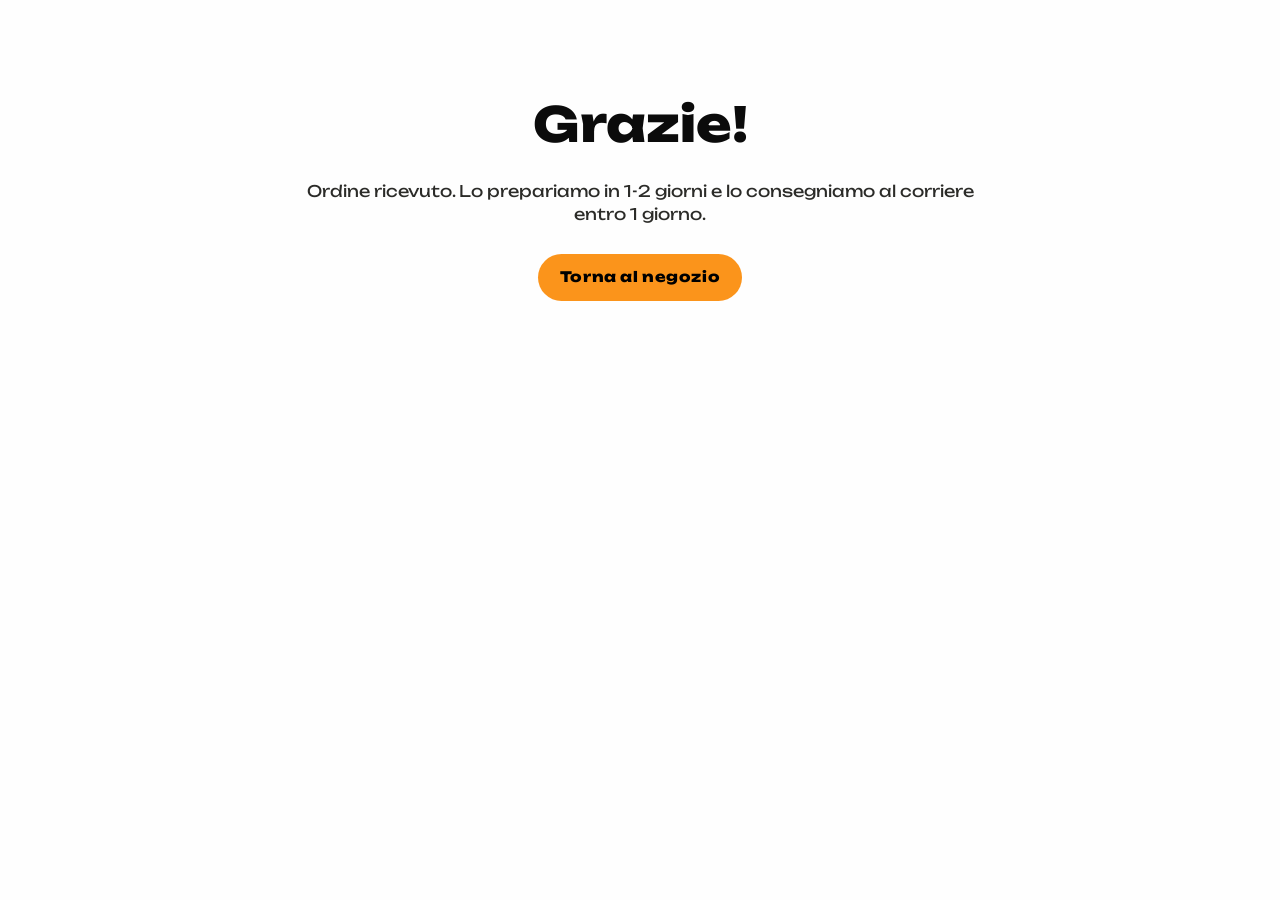
<file: grazie.html>
<!DOCTYPE html>
<html lang="it">
<head>
  <meta charset="UTF-8">
  <meta name="viewport" content="width=device-width, initial-scale=1">
  <title>Grazie! · Ano da Giardino</title>
  <meta name="robots" content="noindex">
  <link rel="icon" href="img/logo.png" type="image/png">
  <link rel="icon" href="favicon.svg" type="image/svg+xml" sizes="any">
  <link href="https://fonts.googleapis.com/css2?family=Unbounded:wght@400;600;800&display=swap" rel="stylesheet">
  <link rel="stylesheet" href="style.css">
</head>
<body>
  <div class="page" style="text-align:center;padding-top:90px">
    <h1 id="h">Grazie!</h1>
    <p id="p1">Ordine ricevuto. Lo prepariamo in 1-2 giorni e lo consegniamo al corriere entro 1 giorno.</p>
    <p style="margin-top:28px"><a class="btn" href="index.html" id="back">Torna al negozio</a></p>
  </div>
  <script>
    try { localStorage.removeItem('ssc_cart_v1'); } catch (e) {}
    try {
      if (localStorage.getItem('ssc_lang') === 'en') {
        document.documentElement.lang = 'en';
        document.getElementById('h').textContent = 'Thank you!';
        document.getElementById('p1').textContent = 'Order received. We prepare it in 1-2 days and hand it to the courier within 1 day.';
        document.getElementById('back').textContent = 'Back to the shop';
      }
    } catch (e) {}
  </script>
</body>
</html>
</file>
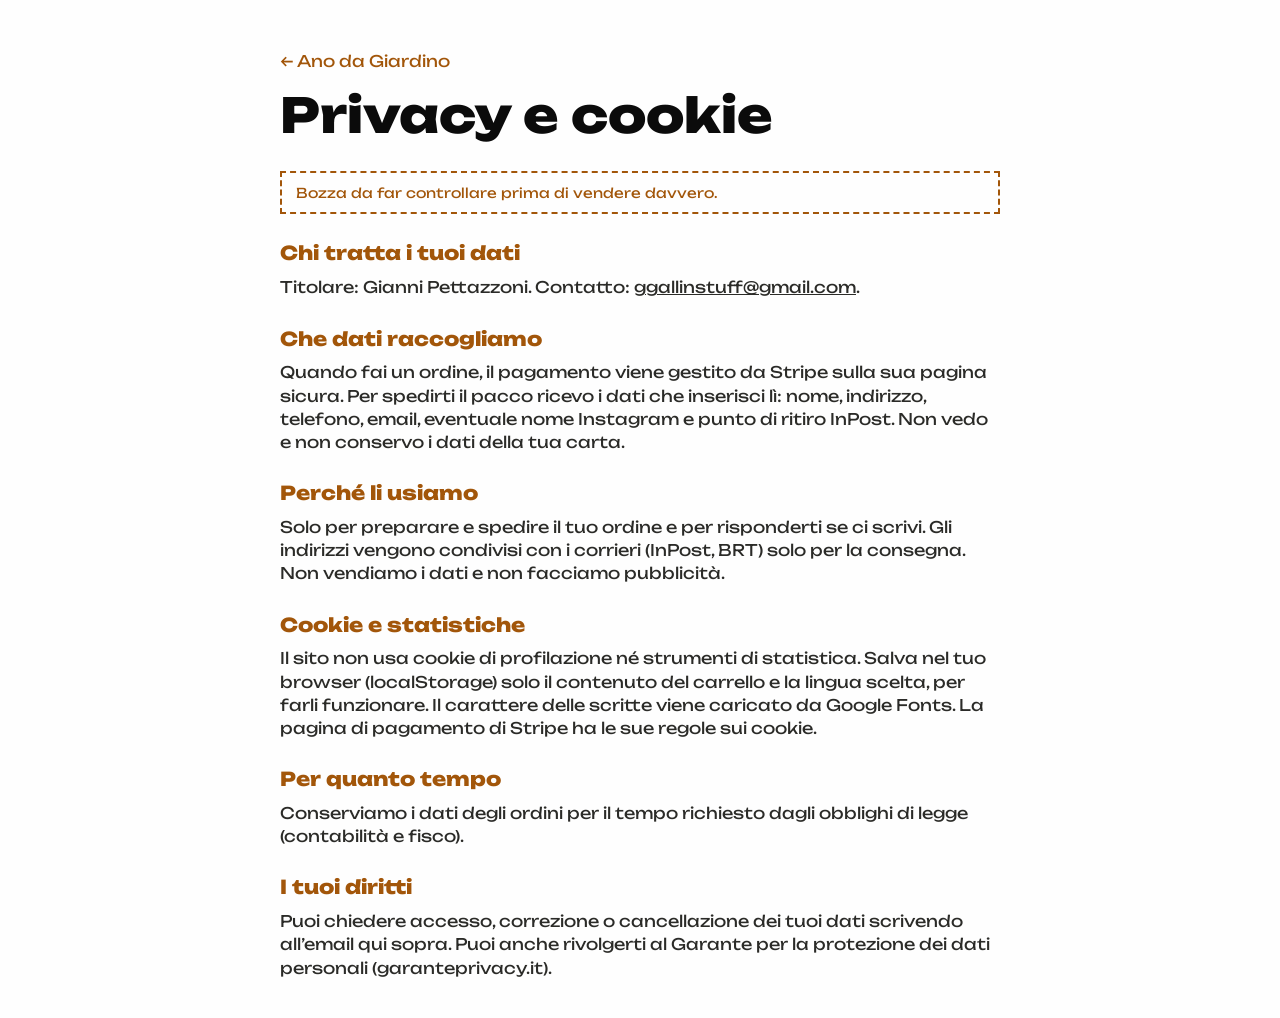
<file: privacy.html>
<!DOCTYPE html>
<html lang="it">
<head>
  <meta charset="UTF-8">
  <meta name="viewport" content="width=device-width, initial-scale=1">
  <title>Privacy · Ano da Giardino</title>
  <link rel="icon" href="img/logo.png" type="image/png">
  <link rel="icon" href="favicon.svg" type="image/svg+xml" sizes="any">
  <link href="https://fonts.googleapis.com/css2?family=Unbounded:wght@400;600;800&display=swap" rel="stylesheet">
  <link rel="stylesheet" href="style.css">
</head>
<body>
  <div class="page">
    <p><a href="index.html" style="color:var(--acid-ink)">← Ano da Giardino</a></p>
    <h1>Privacy e cookie</h1>
    <div class="draft">Bozza da far controllare prima di vendere davvero.</div>

    <h2>Chi tratta i tuoi dati</h2>
    <p>Titolare: Gianni Pettazzoni. Contatto: <a href="mailto:ggallinstuff@gmail.com" style="text-decoration:underline">ggallinstuff@gmail.com</a>.</p>

    <h2>Che dati raccogliamo</h2>
    <p>Quando fai un ordine, il pagamento viene gestito da Stripe sulla sua pagina sicura. Per spedirti il pacco ricevo i dati che inserisci lì: nome, indirizzo, telefono, email, eventuale nome Instagram e punto di ritiro InPost. Non vedo e non conservo i dati della tua carta.</p>

    <h2>Perché li usiamo</h2>
    <p>Solo per preparare e spedire il tuo ordine e per risponderti se ci scrivi. Gli indirizzi vengono condivisi con i corrieri (InPost, BRT) solo per la consegna. Non vendiamo i dati e non facciamo pubblicità.</p>

    <h2>Cookie e statistiche</h2>
    <p>Il sito non usa cookie di profilazione né strumenti di statistica. Salva nel tuo browser (localStorage) solo il contenuto del carrello e la lingua scelta, per farli funzionare. Il carattere delle scritte viene caricato da Google Fonts. La pagina di pagamento di Stripe ha le sue regole sui cookie.</p>

    <h2>Per quanto tempo</h2>
    <p>Conserviamo i dati degli ordini per il tempo richiesto dagli obblighi di legge (contabilità e fisco).</p>

    <h2>I tuoi diritti</h2>
    <p>Puoi chiedere accesso, correzione o cancellazione dei tuoi dati scrivendo all’email qui sopra. Puoi anche rivolgerti al Garante per la protezione dei dati personali (garanteprivacy.it).</p>
  </div>
</body>
</html>
</file>
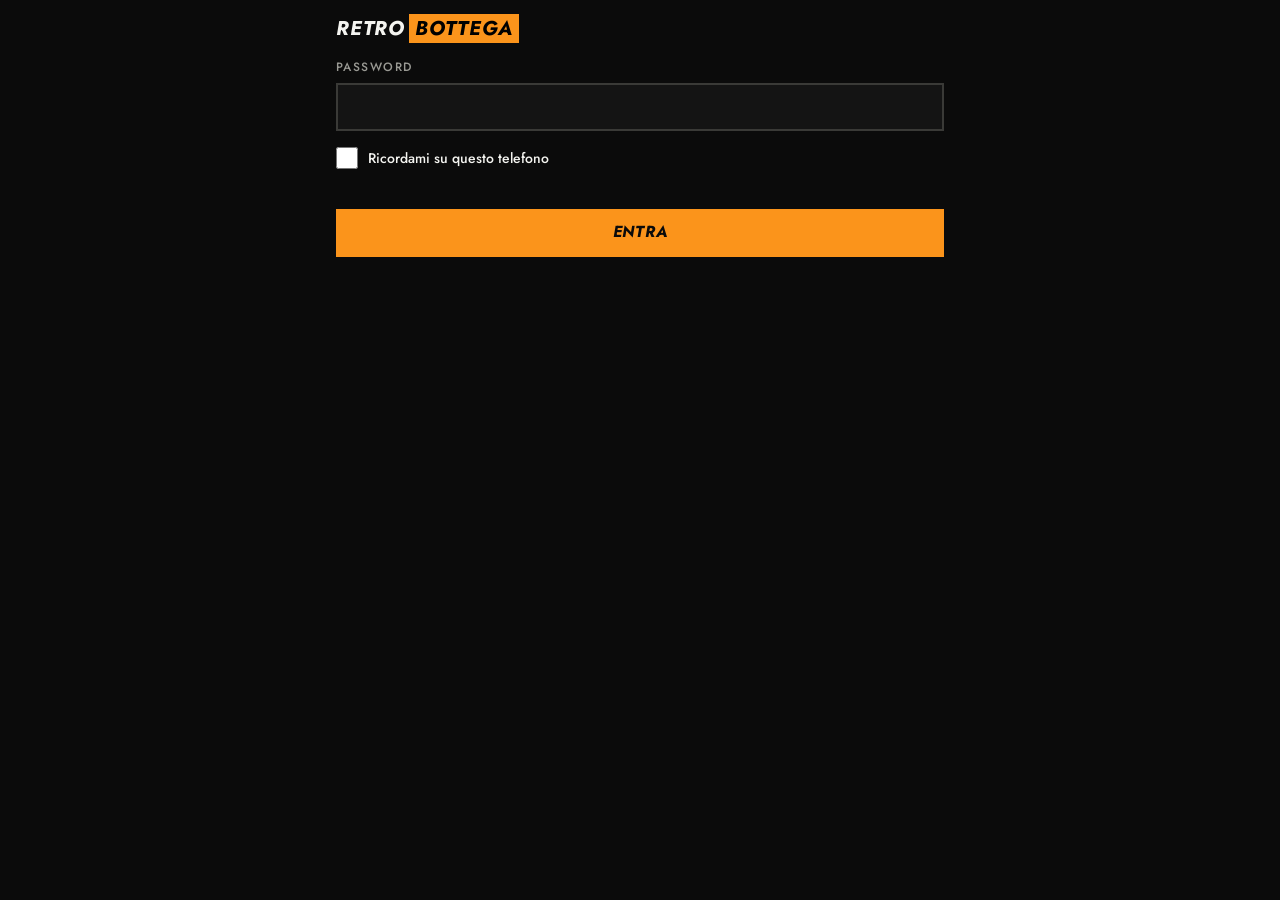
<file: retrobottega.html>
<!doctype html>
<html lang="it">
<head>
<meta charset="utf-8">
<meta name="viewport" content="width=device-width,initial-scale=1">
<meta name="robots" content="noindex,nofollow">
<meta name="theme-color" content="#0b0b0b">
<title>Retrobottega · Ano da Giardino</title>
<link href="https://fonts.googleapis.com/css2?family=Jost:ital,wght@0,500;1,700&display=swap" rel="stylesheet">
<style>
*{box-sizing:border-box;margin:0;padding:0}
body{background:#0b0b0b;color:#f4f4f0;font-family:'Jost','Futura','Century Gothic',sans-serif;font-weight:500;line-height:1.3;padding:16px 16px 96px;max-width:640px;margin:0 auto}
button,input,textarea{font:inherit;color:inherit}
[hidden]{display:none!important}
.logo{font-size:20px;font-style:italic;font-weight:700;letter-spacing:.04em;text-transform:uppercase}
.logo b{background:#fb941b;color:#000;padding:0 6px;margin-left:4px}
.top{display:flex;justify-content:space-between;align-items:center;margin-bottom:14px}
#stat{font-size:13px;color:#9a9a94}#stat.bad{color:#ff7b7b}
.lbl{font-size:12px;color:#9a9a94;letter-spacing:.12em;text-transform:uppercase}
.card{border:2px solid #fb941b;padding:16px;display:flex;align-items:center;justify-content:space-between;gap:12px;margin-bottom:12px}
.card.closed{border-color:#f4f4f0}
.big{font-size:34px;font-style:italic;font-weight:700;line-height:1;margin-top:2px;color:#fb941b}
.closed .big{color:#f4f4f0}
.sub{font-size:13px;color:#cfcfc9;margin-top:8px}
.sw{width:64px;height:44px;border-radius:22px;border:0;position:relative;flex:none;background:#3a3a37;cursor:pointer}
.sw i{position:absolute;top:4px;left:4px;width:36px;height:36px;border-radius:18px;background:#9a9a94;transition:left .15s}
.sw.on{background:#fb941b}.sw.on i{left:24px;background:#0b0b0b}
.btn{width:100%;height:48px;background:transparent;border:2px solid #f4f4f0;font-style:italic;font-weight:700;text-transform:uppercase;letter-spacing:.05em;cursor:pointer;margin-bottom:12px}
.btn.lime{background:#fb941b;border-color:#fb941b;color:#0b0b0b}
.fld{width:100%;min-height:48px;background:#141414;border:2px solid #3a3a37;padding:0 14px}
textarea.fld{padding:12px 14px;height:84px;resize:none}
.chips{display:flex;gap:8px;overflow-x:auto;margin:12px 0;padding-bottom:2px}
.chip{height:44px;padding:0 14px;border:2px solid #3a3a37;background:transparent;font-size:14px;flex:none;cursor:pointer;white-space:nowrap}
.chip.sel{background:#f4f4f0;color:#0b0b0b;border-color:#f4f4f0}
.chip.off{border-color:#fb941b;color:#fb941b}.chip.off.sel{background:#fb941b;color:#0b0b0b}
.item{border-bottom:1px solid #2a2a2a;padding:10px 0}
.row{display:flex;align-items:center;gap:12px}
.th{width:48px;height:48px;background:#fefefe;color:#0b0b0b;display:flex;align-items:center;justify-content:center;font-style:italic;font-weight:700;flex:none;position:relative;overflow:hidden}
.th img{position:absolute;inset:0;width:100%;height:100%;object-fit:contain;mix-blend-mode:multiply}
.nm{flex:1;font-size:16px;line-height:1.15;min-width:0}
.nm small{display:block;font-size:12px;color:#9a9a94;margin-top:3px}
.offp .nm,.offp .th{opacity:.55}
.vars{display:flex;flex-wrap:wrap;gap:8px;margin-top:10px}
.v{height:44px;padding:0 14px;border:2px solid #3a3a37;background:transparent;color:#9a9a94;text-decoration:line-through;cursor:pointer}
.v.on{background:#fb941b;border-color:#fb941b;color:#0b0b0b;text-decoration:none}
.v:disabled{opacity:.35;cursor:default}
.opt{display:block;width:100%;text-align:left;padding:14px;border:2px solid #3a3a37;background:transparent;margin-bottom:8px;cursor:pointer}
.opt b{display:block;font-size:17px;font-style:italic;text-transform:uppercase}
.opt span{font-size:13px;color:#9a9a94}
.opt.sel{border-color:#fb941b;background:#141414}.opt.sel b{color:#fb941b}
.pv{background:#fefefe;color:#0b0b0b;margin:6px 0 16px}
.pv div{background:#fb941b;padding:9px 12px;text-align:center;font-size:12px;letter-spacing:.08em;text-transform:uppercase;font-style:italic;font-weight:700}
.pv p{padding:12px;font-size:14px;color:#66665f}
.bulk{display:flex;gap:8px;margin-top:16px}.bulk .chip{flex:1}
#toast{position:fixed;left:50%;bottom:20px;transform:translateX(-50%);background:#fb941b;color:#0b0b0b;padding:10px 16px;display:flex;gap:14px;align-items:center;font-weight:700;z-index:9}
#toast button{background:#0b0b0b;color:#fb941b;border:0;height:44px;padding:0 14px;cursor:pointer;text-transform:uppercase}
#lerr{color:#ff7b7b;font-size:14px;margin:8px 0;min-height:20px}
.rem{display:flex;gap:10px;align-items:center;margin:12px 0;font-size:14px}.rem input{width:22px;height:22px;accent-color:#fb941b}
.tabs{display:flex;gap:8px;margin-bottom:14px}
.tabs button{flex:1;height:48px;border:2px solid #3a3a37;background:transparent;font-style:italic;font-weight:700;text-transform:uppercase;letter-spacing:.05em;cursor:pointer}
.tabs button.sel{background:#f4f4f0;color:#0b0b0b;border-color:#f4f4f0}
.info{display:flex;flex-wrap:wrap;gap:6px;margin-bottom:12px;font-size:12px}
.info span{border:1px solid #3a3a37;padding:4px 8px;color:#9a9a94}
.info span.ok{border-color:#fb941b;color:#fb941b}.info span.bad{border-color:#ff7b7b;color:#ff7b7b}
.testbar{background:#ff7b7b;color:#0b0b0b;padding:8px 12px;font-weight:700;font-size:13px;margin-bottom:12px}
.ord{border:2px solid #3a3a37;padding:12px;margin-bottom:12px}
.ord.new{border-color:#fb941b}.ord.shipped{opacity:.6}
.oh{display:flex;justify-content:space-between;gap:8px;font-size:13px;color:#9a9a94}
.oh b{color:#f4f4f0;font-size:15px}
.on{font-size:19px;font-weight:700;font-style:italic;margin:6px 0 2px}
.oi{font-size:15px;margin:6px 0}
.om{font-size:13px;color:#9a9a94}
.ord details{margin:8px 0;font-size:14px;color:#cfcfc9}
.ord summary{cursor:pointer;padding:8px 0;color:#fb941b}
.ord details p{margin:2px 0}
.sts{display:flex;gap:8px;margin-top:10px}
.sts .chip{flex:1;padding:0 6px}
.sts .chip.sel{background:#fb941b;color:#0b0b0b;border-color:#fb941b}
.trk{margin-top:8px;min-height:44px}
.small{height:44px;padding:0 14px;border:2px solid #3a3a37;background:transparent;cursor:pointer;margin:4px 8px 4px 0}
.tabs button{padding:0 4px}
select.fld{padding:0 10px}
.nrow{display:grid;grid-template-columns:1fr 1fr 78px 62px 44px;gap:6px;margin-bottom:6px}
.nrow .fld{padding:0 8px;min-width:0;font-size:14px}
.nrow .small{margin:0;padding:0}
.nres{margin:6px 0 12px}
.nres .chip{display:block;width:100%;text-align:left;margin-bottom:6px;height:auto;min-height:44px;padding:8px 12px;white-space:normal}
pre.ph{background:#141414;border:1px solid #3a3a37;padding:10px;font-size:12px;color:#cfcfc9;white-space:pre-wrap;word-break:break-all;margin:6px 0 14px}
.okbox{border:2px solid #fb941b;padding:12px;margin-bottom:14px;font-size:14px}
.errbox{color:#ff7b7b;font-size:14px;margin:8px 0;min-height:20px}
.lastx{display:flex;gap:8px;align-items:center;justify-content:space-between;border-bottom:1px solid #2a2a2a;padding:10px 0}
.lastx span{min-width:0;flex:1}
.stks{display:flex;flex-wrap:wrap;gap:8px;margin-top:10px}
.stk{display:flex;align-items:center;gap:8px;font-size:13px;color:#9a9a94}
.stk input{width:110px;height:44px;background:#141414;border:2px solid #3a3a37;padding:0 10px;color:#f4f4f0}
.btn:disabled{opacity:.35;cursor:default}
</style>
</head>
<body>
<div class="top"><div class="logo">Retro<b>bottega</b></div><span id="stat"></span></div>
<nav class="tabs" id="tabs" hidden><button type="button" data-tab="orders">Ordini</button><button type="button" data-tab="prod">Prodotti</button><button type="button" data-tab="new">+ Nuovo</button><button type="button" data-tab="conti">Conti</button></nav>

<section id="login">
<label class="lbl" for="pw">Password</label>
<input id="pw" class="fld" type="password" autocomplete="current-password" style="margin:6px 0 4px">
<label class="rem"><input type="checkbox" id="rem"> Ricordami su questo telefono</label>
<div id="lerr" role="alert"></div>
<button type="button" class="btn lime" id="go">Entra</button>
</section>

<main id="app" hidden>
<section id="orders" hidden>
<div id="info" class="info"></div>
<div id="testbar"></div>
<div class="chips" id="ochips"></div>
<input id="oq" class="fld" type="search" aria-label="Cerca un ordine" placeholder="Cerca per nome, città, Instagram, codice…" style="margin-bottom:12px">
<div id="olist"></div>
<div id="omore"></div>
<div class="bulk" style="flex-wrap:wrap">
<button type="button" class="chip" id="oref">Aggiorna</button>
<button type="button" class="chip" id="ocsv">Scarica CSV spedizioni</button>
<button type="button" class="chip" id="otest">Invia avviso di prova</button>
</div>
</section>
<section id="newp" hidden>
<div id="nform"></div>
<div class="lbl" style="margin:18px 0 6px">Prodotti aggiunti dal pannello</div>
<div id="nlist"></div>
</section>
<section id="conti" hidden></section>
<div id="prod" hidden>
<div id="top"></div>
<div id="vac"></div>
<input id="q" class="fld" type="search" aria-label="Cerca un prodotto" placeholder="Cerca un prodotto…">
<div class="chips" id="chips"></div>
<div id="list"></div>
<div class="bulk" id="bulk"></div>
</div>
</main>
<div id="toast" hidden><span>Salvato</span><button type="button" id="undo">Annulla</button></div>

<script src="config.js"></script>
<script src="products.js"></script>
<script src="contabilita.js"></script>
<script>
(function () {
  'use strict';
  var CFG = window.SITE_CONFIG || {}, C = window.CATALOG, EP = (CFG.checkoutEndpoint || '').replace(/\/+$/, '');
  var $ = function (s) { return document.querySelector(s); };
  var stock = {}, pw = '', st = { closed: false, mode: 'closed', msg: '', back: '', off: [] }, prev = null, filter = 'all', q = '', saveT, toastT;
  var cats = {}; C.categories.forEach(function (c) { cats[c.id] = c.it[0]; });

  function norm(s) { return s.toLowerCase().normalize('NFD').replace(/[\u0300-\u036f]/g, ''); }
  function esc(s) { return String(s).replace(/[&<>"]/g, function (c) { return { '&': '&amp;', '<': '&lt;', '>': '&gt;', '"': '&quot;' }[c]; }); }
  function key(p, i) { return i === undefined ? p.id : p.id + '|' + p.variants[i].it; }
  function off(k) { return st.off.indexOf(k) > -1; }
  function anyOff(p) { return off(p.id) || (p.variants || []).some(function (v, i) { return off(key(p, i)); }); }
  function clone(o) { return JSON.parse(JSON.stringify(o)); }

  // ---- comunicazione con il worker ----
  function api(method, body) {
    return fetch(EP + '/admin/state', { method: method, headers: { 'Authorization': 'Bearer ' + pw, 'Content-Type': 'application/json' }, body: body ? JSON.stringify(body) : undefined })
      .then(function (r) { return r.json().then(function (j) { if (!r.ok) { var e = new Error(j.error || 'errore'); e.status = r.status; throw e; } return j; }); });
  }
  function setStat(t, bad) { var s = $('#stat'); s.textContent = t; s.className = bad ? 'bad' : ''; }
  function hhmm() { var d = new Date(); return ('0' + d.getHours()).slice(-2) + ':' + ('0' + d.getMinutes()).slice(-2); }
  function save(undoable) {
    render(); clearTimeout(saveT); setStat('Salvataggio…');
    saveT = setTimeout(function () {
      api('POST', st).then(function () { setStat('Salvato · ' + hhmm()); if (undoable) showToast(); })
        .catch(function (e) { setStat('NON salvato: ' + e.message, true); });
    }, 350);
  }
  function showToast() { var t = $('#toast'); t.hidden = false; clearTimeout(toastT); toastT = setTimeout(function () { t.hidden = true; }, 6000); }

  // ---- accesso ----
  function login(remember) {
    $('#lerr').textContent = '';
    if (!EP) { $('#lerr').textContent = 'Manca l’indirizzo del worker in config.js.'; return; }
    api('GET').then(function (j) {
      st = { closed: !!j.closed, mode: j.mode === 'open' ? 'open' : 'closed', msg: j.msg || '', back: j.back || '', off: j.off || [] };
      try { (remember ? localStorage : sessionStorage).setItem('rb_pw', pw); } catch (e) {}
      $('#login').hidden = true; $('#app').hidden = false; render(); setStat(''); initOrders();
    }).catch(function (e) { $('#lerr').textContent = e.status === 401 ? 'Password sbagliata.' : 'Errore: ' + e.message; });
  }
  $('#go').addEventListener('click', function () { pw = $('#pw').value; login($('#rem').checked); });
  $('#pw').addEventListener('keydown', function (e) { if (e.key === 'Enter') $('#go').click(); });
  try { pw = sessionStorage.getItem('rb_pw') || localStorage.getItem('rb_pw') || ''; } catch (e) {}
  if (pw) login(false);

  // ---- disegno dell'interfaccia ----
  function sw(on, k, label) { return '<button type="button" class="sw' + (on ? ' on' : '') + '" data-k="' + esc(k) + '" aria-pressed="' + on + '" aria-label="' + esc(label) + '"><i></i></button>'; }
  function initials(n) { return n.split(/\s+/).slice(0, 2).map(function (w) { return w.charAt(0); }).join('').toUpperCase(); }
  function visible() {
    return C.products.filter(function (p) {
      if (filter === 'off') { if (!anyOff(p)) return false; } else if (filter !== 'all' && p.cat !== filter) return false;
      return !q || norm(p.name).indexOf(norm(q)) > -1;
    });
  }
  function row(p) {
    var o = off(p.id), vs = '', n = 0;
    if (p.variants) {
      p.variants.forEach(function (v, i) { if (!off(key(p, i))) n++; });
      vs = '<div class="vars">' + p.variants.map(function (v, i) {
        var on = !o && !off(key(p, i));
        return '<button type="button" class="v' + (on ? ' on' : '') + '" data-k="' + esc(key(p, i)) + '" aria-pressed="' + on + '"' + (o ? ' disabled' : '') + '>' + esc(v.it) + '</button>';
      }).join('') + '</div>';
    }
    // magazzino: pezzi per prodotto (o per variante). Vuoto = non conteggiato
    var keys = p.variants ? p.variants.map(function (v, i) { return [key(p, i), v.it]; }) : [[p.id, 'Pezzi in magazzino']];
    vs += '<div class="stks">' + keys.map(function (k) {
      var has = Object.prototype.hasOwnProperty.call(stock, k[0]);
      return '<label class="stk"><span>' + esc(k[1]) + '</span><input type="number" min="0" max="99999" inputmode="numeric" data-stk="' + esc(k[0]) + '" value="' + (has ? stock[k[0]] : '') + '" placeholder="non contati"></label>';
    }).join('') + '</div>';
    var sub = esc(cats[p.cat] || '') + ' · ' + (o ? 'ESAURITO' : (p.variants ? n + ' su ' + p.variants.length + ' disponibili' : 'disponibile'));
    return '<div class="item' + (o ? ' offp' : '') + '"><div class="row"><div class="th">' + esc(initials(p.name)) +
      '<img alt="" src="img/prodotti/' + p.id + '.jpg" onerror="if(this.dataset.t){this.style.display=\'none\'}else{this.dataset.t=1;this.src=this.src.replace(\'.jpg\',\'.png\')}"></div>' +
      '<div class="nm">' + esc(p.name) + '<small>' + sub + '</small></div>' + sw(!o, p.id, p.name + (o ? ' esaurito' : ' disponibile')) + '</div>' + vs + '</div>';
  }
  function render() {
    var nOff = C.products.filter(function (p) { return off(p.id); }).length, nAny = C.products.filter(anyOff).length;
    $('#top').innerHTML = '<section class="card' + (st.closed ? ' closed' : '') + '"><div><div class="lbl">Negozio</div><div class="big">' + (st.closed ? 'IN VACANZA' : 'APERTO') +
      '</div><div class="sub">' + (st.closed ? 'Spegni l’interruttore per riaprire' : (C.products.length - nOff) + ' disponibili · ' + nOff + ' esauriti') + '</div></div>' +
      '<button type="button" class="sw' + (st.closed ? '' : ' on') + '" data-act="closed" aria-pressed="' + !st.closed + '" aria-label="Negozio aperto"><i></i></button></section>' +
      (st.closed ? '' : '<button type="button" class="btn" data-act="closed">Vai in vacanza</button>');
    $('#vac').innerHTML = !st.closed ? '' :
      '<div class="lbl" style="margin-bottom:8px">Cosa succede agli ordini?</div>' +
      '<button type="button" class="opt' + (st.mode === 'closed' ? ' sel' : '') + '" data-mode="closed" aria-pressed="' + (st.mode === 'closed') + '"><b>Chiuso del tutto</b><span>Nessun ordine: il pagamento è bloccato</span></button>' +
      '<button type="button" class="opt' + (st.mode === 'open' ? ' sel' : '') + '" data-mode="open" aria-pressed="' + (st.mode === 'open') + '"><b>Ordini aperti</b><span>Si può ordinare, spedisco dalla data scelta</span></button>' +
      '<label class="lbl" for="back">Torno / spedisco dal</label><input id="back" class="fld" type="text" placeholder="es. 15 dicembre" value="' + esc(st.back) + '" style="margin:6px 0 14px">' +
      '<label class="lbl" for="msg">Messaggio per i clienti (facoltativo)</label><textarea id="msg" class="fld" style="margin:6px 0 14px" placeholder="Siamo in vacanza! Torniamo presto.">' + esc(st.msg) + '</textarea>' +
      '<div class="lbl">Come lo vedono i clienti</div><div class="pv"><div id="pvt"></div><p>' + (st.mode === 'closed' ? 'Il carrello è chiuso fino al ritorno.' : 'Gli ordini sono aperti.') + '</p></div>';
    preview();
    var ch = [['all', 'Tutti']].concat(C.categories.map(function (c) { return [c.id, c.it[0]]; }));
    $('#chips').innerHTML = ch.map(function (c) { return '<button type="button" class="chip' + (filter === c[0] ? ' sel' : '') + '" data-f="' + c[0] + '">' + esc(c[1]) + '</button>'; }).join('') +
      '<button type="button" class="chip off' + (filter === 'off' ? ' sel' : '') + '" data-f="off">Esauriti · ' + nAny + '</button>';
    var l = visible();
    $('#list').innerHTML = l.length ? l.map(row).join('') : '<p class="sub" style="margin-top:14px">Nessun prodotto.</p>';
    $('#bulk').innerHTML = (filter !== 'all' && filter !== 'off' ? '<button type="button" class="chip" data-bulk="off">Spegni la categoria</button><button type="button" class="chip" data-bulk="on">Riaccendi la categoria</button>' : '') +
      '<button type="button" class="chip" data-bulk="all">Riaccendi tutto</button>';
  }
  function preview() { var e = $('#pvt'); if (e) e.textContent = st.msg || (st.mode === 'open' ? 'Siamo in vacanza: puoi ordinare, spediamo dal ' + (st.back || '…') + '.' : 'Siamo in vacanza! Torniamo presto.'); }

  // ---- azioni ----
  function toggle(k) { prev = clone(st); var i = st.off.indexOf(k); if (i > -1) st.off.splice(i, 1); else st.off.push(k); save(true); }
  document.addEventListener('click', function (e) {
    var b = e.target.closest('button'); if (!b) return;
    if (b.hasAttribute('data-k')) return toggle(b.getAttribute('data-k'));
    if (b.getAttribute('data-act') === 'closed') { prev = clone(st); st.closed = !st.closed; return save(true); }
    if (b.hasAttribute('data-mode')) { prev = clone(st); st.mode = b.getAttribute('data-mode'); return save(true); }
    if (b.hasAttribute('data-f')) { filter = b.getAttribute('data-f'); return render(); }
    if (b.hasAttribute('data-bulk')) {
      var m = b.getAttribute('data-bulk');
      if (m === 'all' && !confirm('Riaccendere tutti i prodotti?')) return;
      prev = clone(st);
      if (m === 'all') st.off = [];
      else C.products.filter(function (p) { return p.cat === filter; }).forEach(function (p) {
        st.off = st.off.filter(function (k) { return k !== p.id && k.indexOf(p.id + '|') !== 0; });
        if (m === 'off') st.off.push(p.id);
      });
      return save(true);
    }
    if (b.id === 'undo') { st = prev; $('#toast').hidden = true; save(false); }
  });
  document.addEventListener('input', function (e) {
    if (e.target.id === 'q') { q = e.target.value; var l = visible(); $('#list').innerHTML = l.length ? l.map(row).join('') : '<p class="sub" style="margin-top:14px">Nessun prodotto.</p>'; }
    if (e.target.id === 'back') { st.back = e.target.value; preview(); save2(); }
    if (e.target.id === 'msg') { st.msg = e.target.value; preview(); save2(); }
  });
  function save2() {   // salva i testi senza ridisegnare (così non perdi il cursore)
    clearTimeout(saveT); setStat('Salvataggio…');
    saveT = setTimeout(function () { api('POST', st).then(function () { setStat('Salvato · ' + hhmm()); }).catch(function (e) { setStat('NON salvato: ' + e.message, true); }); }, 700);
  }

  // ================= ORDINI =================
  var orders = [], hasMore = false, lastId = '', ofilter = 'todo', oq = '', info = null, tab = 'orders', loading = false;
  function oapi(method, path, body) {
    return fetch(EP + path, { method: method, headers: { 'Authorization': 'Bearer ' + pw, 'Content-Type': 'application/json' }, body: body ? JSON.stringify(body) : undefined })
      .then(function (r) { return r.json().then(function (j) { if (!r.ok) throw new Error(j.error || 'errore ' + r.status); return j; }); });
  }
  function eur(c) { return (c / 100).toFixed(2).replace('.', ',') + ' €'; }
  var METHODS = { inpost: 'InPost locker', brt: 'BRT Express', abroad: 'Pacco estero', letter: 'Lettera Italia', letterworld: 'Lettera estero' };
  var STS = [['new', 'Da spedire'], ['packed', 'Imballato'], ['shipped', 'Spedito']];
  function setTab(t) {
    tab = t; $('#orders').hidden = t !== 'orders'; $('#prod').hidden = t !== 'prod'; $('#newp').hidden = t !== 'new'; if (t === 'new') renderNew();
    $('#conti').hidden = t !== 'conti'; if (t === 'conti' && window.Conti) window.Conti.show(oapi);
    Array.prototype.forEach.call(document.querySelectorAll('#tabs button'), function (b) { b.className = b.getAttribute('data-tab') === t ? 'sel' : ''; });
  }
  function initOrders() { $('#tabs').hidden = false; setTab('orders'); loadInfo(); loadOrders(true); loadExtra(); loadStock(); }
  function loadStock() { oapi('GET', '/admin/stock').then(function (j) { stock = j.stock || {}; render(); }).catch(function (e) { setStat('Magazzino non letto: ' + e.message, true); }); }
  document.addEventListener('change', function (e) {
    var k = e.target.getAttribute && e.target.getAttribute('data-stk'); if (k == null) return;
    var v = e.target.value.trim(), next = clone(stock);
    if (v === '') delete next[k]; else { var n = Math.floor(Number(v)); if (!(n >= 0 && n <= 99999)) { setStat('Numero di pezzi non valido', true); return; } next[k] = n; }
    setStat('Salvataggio magazzino…');
    oapi('POST', '/admin/stock', { stock: next }).then(function (j) {
      stock = j.stock || next; if (Array.isArray(j.off)) st.off = j.off; render(); setStat('Magazzino salvato · ' + hhmm());
    }).catch(function (er) { setStat('Magazzino NON salvato: ' + er.message, true); });
  });
  function loadInfo() {
    oapi('GET', '/admin/info').then(function (j) { info = j; renderInfo(); }).catch(function (e) { $('#info').innerHTML = '<span class="bad">Info non disponibili: ' + esc(e.message) + '</span>'; });
  }
  function renderInfo() {
    var j = info; if (!j) return;
    var last = j.lastnotify && j.lastnotify.t ? new Date(j.lastnotify.t).toLocaleString('it-IT', { day: '2-digit', month: '2-digit', hour: '2-digit', minute: '2-digit' }) : 'nessuno';
    $('#info').innerHTML = '<span class="' + (j.mode === 'live' ? 'ok' : 'bad') + '">' + (j.mode === 'live' ? 'LIVE' : 'TEST') + '</span>' +
      '<span class="' + (j.telegram ? 'ok' : 'bad') + '">Telegram ' + (j.telegram ? 'sì' : 'NO') + '</span>' +
      '<span class="' + (j.email ? 'ok' : '') + '">Email ' + (j.email ? 'sì' : 'non attiva') + '</span>' +
      '<span class="' + (j.webhook ? 'ok' : 'bad') + '">Webhook ' + (j.webhook ? 'sì' : 'NO') + '</span>' +
      '<span class="' + (j.kv ? 'ok' : 'bad') + '">Archivio ' + (j.kv ? 'sì' : 'NO') + '</span>' +
      '<span>Ultimo avviso: ' + last + '</span>';
    $('#testbar').innerHTML = j.mode === 'live' ? '' : '<div class="testbar">MODALITÀ TEST: gli ordini qui sotto sono di prova.</div>';
  }
  function loadOrders(reset) {
    if (loading) return; loading = true;
    if (reset) { orders = []; lastId = ''; hasMore = false; $('#olist').innerHTML = '<p class="sub">Carico gli ordini…</p>'; }
    oapi('GET', '/admin/orders' + (reset || !lastId ? '' : '?after=' + encodeURIComponent(lastId))).then(function (j) {
      orders = orders.concat(j.orders || []); hasMore = !!j.has_more; lastId = j.last || ''; loading = false; renderOrders();
    }).catch(function (e) { loading = false; $('#olist').innerHTML = '<p class="sub" style="color:#ff7b7b">Errore: ' + esc(e.message) + '</p>'; });
  }
  function code(o) { return o.id.slice(-6).toUpperCase(); }
  function when(o) { return new Date(o.t * 1000).toLocaleString('it-IT', { day: '2-digit', month: '2-digit', hour: '2-digit', minute: '2-digit' }); }
  function addrText(o) {
    var a = o.addr;
    return [o.name, a.l1, a.l2, (a.zip + ' ' + a.city + (a.prov ? ' (' + a.prov + ')' : '')).trim(), a.cc, o.phone].filter(Boolean).join('\n');
  }
  function oVisible() {
    return orders.filter(function (o) {
      if (ofilter === 'todo' && o.st === 'shipped') return false;
      if (ofilter === 'done' && o.st !== 'shipped') return false;
      if (!oq) return true;
      return norm([o.name, o.addr.city, o.ig, code(o), o.email].join(' ')).indexOf(norm(oq)) > -1;
    });
  }
  function oRow(o) {
    var a = o.addr;
    var items = o.items.map(function (i) { return '• ' + i.q + '× ' + esc(i.n); }).join('<br>');
    return '<div class="ord ' + o.st + '" data-id="' + o.id + '">' +
      '<div class="oh"><b>#' + code(o) + '</b><span>' + when(o) + (o.paid ? '' : ' · NON PAGATO') + '</span></div>' +
      '<div class="on">' + esc(o.name || '(senza nome)') + (a.city ? ' — ' + esc(a.city) : '') + '</div>' +
      '<div class="oi">' + items + '</div>' +
      '<div class="om">' + esc(METHODS[o.method] || o.method) + ' · totale <b>' + eur(o.total) + '</b>' + (o.ship ? ' (sped. ' + eur(o.ship) + ')' : ' (sped. gratis)') + '</div>' +
      '<details><summary>Indirizzo e contatti</summary>' +
      '<p>' + esc(a.l1) + (a.l2 ? ', ' + esc(a.l2) : '') + '</p><p>' + esc(a.zip) + ' ' + esc(a.city) + (a.prov ? ' (' + esc(a.prov) + ')' : '') + ' · ' + esc(a.cc) + '</p>' +
      (o.phone ? '<p>Tel: ' + esc(o.phone) + '</p>' : '') + (o.email ? '<p>Email: ' + esc(o.email) + '</p>' : '') +
      (o.locker ? '<p>Locker: <b>' + esc(o.locker) + '</b></p>' : '') + (o.bell ? '<p>Campanello: ' + esc(o.bell) + '</p>' : '') +
      (o.ig ? '<p>Instagram: ' + esc(o.ig) + '</p>' : '') +
      '<button type="button" class="small" data-copy="' + o.id + '">Copia indirizzo</button></details>' +
      '<div class="sts">' + STS.map(function (s) { return '<button type="button" class="chip' + (o.st === s[0] ? ' sel' : '') + '" data-st="' + s[0] + '" data-oid="' + o.id + '">' + s[1] + '</button>'; }).join('') + '</div>' +
      '<input class="fld trk" data-trk="' + o.id + '" maxlength="60" placeholder="Codice tracking (facoltativo)" value="' + esc(o.trk || '') + '">' +
      '</div>';
  }
  function renderOrders() {
    var nTodo = orders.filter(function (o) { return o.st !== 'shipped'; }).length;
    $('#ochips').innerHTML = [['todo', 'Da spedire · ' + nTodo], ['done', 'Spediti'], ['all', 'Tutti']].map(function (c) {
      return '<button type="button" class="chip' + (ofilter === c[0] ? ' sel' : '') + '" data-of="' + c[0] + '">' + c[1] + '</button>';
    }).join('');
    var l = oVisible();
    $('#olist').innerHTML = l.length ? l.map(oRow).join('') : '<p class="sub" style="margin-top:14px">Nessun ordine' + (ofilter === 'todo' ? ' da spedire.' : '.') + '</p>';
    $('#omore').innerHTML = hasMore ? '<button type="button" class="btn" id="omorebtn">Carica altri ordini</button>' : '';
  }
  function find(id) { return orders.filter(function (o) { return o.id === id; })[0]; }
  function saveOrder(o) {
    setStat('Salvataggio…');
    oapi('POST', '/admin/order', { id: o.id, st: o.st, trk: o.trk || '' }).then(function () { setStat('Salvato · ' + hhmm()); }).catch(function (e) { setStat('NON salvato: ' + e.message, true); });
  }
  function copyText(t) {
    function ok() { setStat('Copiato · ' + hhmm()); }
    if (navigator.clipboard && navigator.clipboard.writeText) { navigator.clipboard.writeText(t).then(ok).catch(function () { prompt('Copia da qui:', t); }); }
    else prompt('Copia da qui:', t);
  }
  function csvCell(v) { v = String(v == null ? '' : v); return /[;"\n\r]/.test(v) ? '"' + v.replace(/"/g, '""') + '"' : v; }
  function downloadCsv() {
    var head = ['ordine', 'data', 'nome', 'indirizzo', 'indirizzo2', 'cap', 'citta', 'provincia', 'paese', 'telefono', 'email', 'metodo', 'locker', 'campanello', 'instagram', 'totale_eur', 'stato', 'tracking', 'prodotti'];
    var rows = oVisible().map(function (o) {
      var a = o.addr;
      return [code(o), when(o), o.name, a.l1, a.l2, a.zip, a.city, a.prov, a.cc, o.phone, o.email, METHODS[o.method] || o.method, o.locker, o.bell, o.ig, (o.total / 100).toFixed(2).replace('.', ','), o.st, o.trk,
        o.items.map(function (i) { return i.q + 'x ' + i.n; }).join(' | ')].map(csvCell).join(';');
    });
    var blob = new Blob(['\ufeff' + [head.join(';')].concat(rows).join('\r\n')], { type: 'text/csv;charset=utf-8' });
    var u = URL.createObjectURL(blob), a = document.createElement('a');
    a.href = u; a.download = 'ordini-' + new Date().toISOString().slice(0, 10) + '.csv'; document.body.appendChild(a); a.click(); a.remove();
    setTimeout(function () { URL.revokeObjectURL(u); }, 1000);
  }
  document.addEventListener('click', function (e) {
    var b = e.target.closest('button'); if (!b) return;
    if (b.hasAttribute('data-tab')) { setTab(b.getAttribute('data-tab')); if (tab === 'orders') { loadInfo(); } return; }
    if (b.hasAttribute('data-of')) { ofilter = b.getAttribute('data-of'); return renderOrders(); }
    if (b.hasAttribute('data-st')) {
      var o = find(b.getAttribute('data-oid')); if (!o) return;
      var box = b.closest('.ord'), t = box.querySelector('[data-trk]'); o.trk = t ? t.value : o.trk;
      o.st = b.getAttribute('data-st'); saveOrder(o);
      if (ofilter === 'todo' && o.st === 'shipped') renderOrders(); else { box.className = 'ord ' + o.st; Array.prototype.forEach.call(box.querySelectorAll('[data-st]'), function (x) { x.className = 'chip' + (x.getAttribute('data-st') === o.st ? ' sel' : ''); }); }
      return;
    }
    if (b.hasAttribute('data-copy')) { var oo = find(b.getAttribute('data-copy')); if (oo) copyText(addrText(oo)); return; }
    if (b.id === 'omorebtn') return loadOrders(false);
    if (b.id === 'oref') { loadInfo(); return loadOrders(true); }
    if (b.id === 'ocsv') return downloadCsv();
    if (b.id === 'otest') {
      setStat('Invio prova…');
      oapi('POST', '/admin/notify-test').then(function (j) { setStat('Prova inviata (' + j.channels.join(', ') + ')'); }).catch(function (er) { setStat('Prova FALLITA: ' + er.message, true); });
    }
  });
  document.addEventListener('input', function (e) {
    if (e.target.id === 'oq') { oq = e.target.value; var l = oVisible(); $('#olist').innerHTML = l.length ? l.map(oRow).join('') : '<p class="sub" style="margin-top:14px">Nessun ordine.</p>'; }
  });
  document.addEventListener('change', function (e) {
    if (e.target.hasAttribute && e.target.hasAttribute('data-trk')) { var o = find(e.target.getAttribute('data-trk')); if (o) { o.trk = e.target.value; saveOrder(o); } }
  });
  document.addEventListener('visibilitychange', function () { if (!document.hidden && !$('#app').hidden && tab === 'orders') loadOrders(true); });

  // ================= NUOVO PRODOTTO =================
  var BASE_N = C.products.length, extras = [], nf = null, nsrcq = '', nlast = null;
  var PREFIX = { standard: 'ano', mega: 'ano-mega', 'v-ano': 'v-ano', zen: 'ano-zen', collano: 'collano', lampade: 'lampada', adesivi: 'adesivo' };
  function slug(s) { return String(s).toLowerCase().normalize('NFD').replace(/[\u0300-\u036f]/g, '').replace(/['\u2019]/g, '').replace(/[^a-z0-9]+/g, '-').replace(/^-|-$/g, ''); }
  function applyExtra() { C.products.length = BASE_N; extras.forEach(function (p) { C.products.push(p); }); }
  function loadExtra() {
    oapi('GET', '/admin/extra').then(function (j) { extras = j.extra || []; applyExtra(); render(); if (tab === 'new') renderNew(); })
      .catch(function (e) { setStat('Prodotti nuovi non letti: ' + e.message, true); });
  }
  function blank() { return { id: '', idAuto: true, name: '', cat: (C.categories[0] || {}).id || '', sub: '', d0: '', d1: '', tags: '', letter: false, variants: '', options: [{ l0: '', l1: '', price: '', stk: '' }], src: '', edit: false }; }
  function fromProduct(p, asEdit) {
    return {
      id: asEdit ? p.id : '', idAuto: !asEdit, name: asEdit ? p.name : '', cat: p.cat, sub: p.sub || '', d0: p.desc ? p.desc[0] : '', d1: p.desc ? p.desc[1] : '',
      tags: (p.tags || []).join(', '), letter: !!p.letter,
      variants: (p.variants || []).map(function (v) { return v.it + (v.en && v.en !== v.it ? ' | ' + v.en : ''); }).join('\n'),
      options: p.options.map(function (o) { return { l0: o.l[0], l1: o.l[1], price: String(o.price).replace('.', ','), stk: o.stk ? String(o.stk) : '' }; }),
      src: asEdit ? '' : p.id, edit: !!asEdit
    };
  }
  function suggestId() {
    var pre = nf.src ? nf.src.split('-')[0] : (PREFIX[nf.cat] || 'prodotto'), s = slug(nf.name);
    if (!s) return '';
    return (s === pre || s.indexOf(pre + '-') === 0) ? s : pre + '-' + s;
  }
  function parseVariants() {
    return nf.variants.split('\n').map(function (l) { var a = l.split('|'); return { it: (a[0] || '').trim(), en: (a[1] || '').trim() }; }).filter(function (v) { return v.it; });
  }
  function photoHint() {
    var id = nf.id || '(codice)', l = ['img/prodotti/' + id + '.jpg   (oppure .png)'];
    parseVariants().forEach(function (v) { l.push('img/prodotti/' + id + '-' + slug(v.it) + '.jpg   (variante ' + v.it + ')'); });
    return l.join('\n');
  }
  function renderNew() {
    if (!nf) nf = blank();
    var cat = C.categories.filter(function (c) { return c.id === nf.cat; })[0];
    var h = '';
    if (nlast) {
      h += '<div class="okbox"><b>Salvato: ' + esc(nlast.name) + '</b><br>Ora carica le foto in <b>img\\prodotti</b> con questi nomi e pubblicale (git add, commit, push):<pre class="ph">' +
        esc(['img/prodotti/' + nlast.id + '.jpg'].concat((nlast.variants || []).map(function (v) { return 'img/prodotti/' + nlast.id + '-' + slug(v.it) + '.jpg'; })).join('\n')) +
        '</pre>Sul sito compare entro circa un minuto, anche senza foto.</div>';
    }
    h += '<div class="lbl">' + (nf.edit ? 'Modifica prodotto' : 'Copia da un prodotto esistente') + '</div>';
    if (!nf.edit) {
      h += '<input id="nsrc" class="fld" type="search" placeholder="Cerca il prodotto da copiare\u2026" value="' + esc(nsrcq) + '" style="margin:6px 0 4px"><div class="nres" id="nres"></div>';
      if (nf.src) h += '<p class="sub" style="margin:0 0 10px">Copiato da: <b>' + esc(nf.src) + '</b> (cambia i campi che servono)</p>';
    }
    h += '<label class="lbl" for="nf-name">Nome</label><input id="nf-name" class="fld" value="' + esc(nf.name) + '" style="margin:6px 0 12px" maxlength="120">' +
      '<label class="lbl" for="nf-id">Codice (nome delle foto)</label><input id="nf-id" class="fld" value="' + esc(nf.id) + '" style="margin:6px 0 12px"' + (nf.edit ? ' disabled' : '') + ' maxlength="60" autocapitalize="off">' +
      '<label class="lbl" for="nf-cat">Categoria</label><select id="nf-cat" class="fld" style="margin:6px 0 12px">' + C.categories.map(function (c) { return '<option value="' + c.id + '"' + (c.id === nf.cat ? ' selected' : '') + '>' + esc(c.it[0]) + '</option>'; }).join('') + '</select>';
    if (cat && cat.subs) h += '<label class="lbl" for="nf-sub">Sottocategoria</label><select id="nf-sub" class="fld" style="margin:6px 0 12px"><option value="">-</option>' + cat.subs.map(function (s) { return '<option value="' + s.id + '"' + (s.id === nf.sub ? ' selected' : '') + '>' + esc(s.it) + '</option>'; }).join('') + '</select>';
    h += '<label class="lbl" for="nf-d0">Descrizione italiano (facoltativa)</label><textarea id="nf-d0" class="fld" style="margin:6px 0 12px">' + esc(nf.d0) + '</textarea>' +
      '<label class="lbl" for="nf-d1">Descrizione inglese (facoltativa)</label><textarea id="nf-d1" class="fld" style="margin:6px 0 12px">' + esc(nf.d1) + '</textarea>' +
      '<div class="lbl">Prezzi: nome italiano, nome inglese, euro' + (nf.cat === 'adesivi' ? ', n. sticker' : '') + '</div><div style="margin:6px 0">' +
      nf.options.map(function (o, i) {
        return '<div class="nrow"><input class="fld" data-o="' + i + ':l0" value="' + esc(o.l0) + '" placeholder="es. Ano"><input class="fld" data-o="' + i + ':l1" value="' + esc(o.l1) + '" placeholder="es. Ano">' +
          '<input class="fld" data-o="' + i + ':price" value="' + esc(o.price) + '" inputmode="decimal" placeholder="15">' +
          '<input class="fld" data-o="' + i + ':stk" value="' + esc(o.stk) + '" inputmode="numeric" placeholder="n."' + (nf.cat === 'adesivi' ? '' : ' disabled') + '>' +
          '<button type="button" class="small" data-nrm="' + i + '" aria-label="Togli">\u00d7</button></div>';
      }).join('') + '</div><button type="button" class="small" data-nadd="1">+ altro prezzo</button>' +
      '<label class="lbl" for="nf-var" style="display:block;margin-top:14px">Varianti, una per riga (italiano | inglese). Lascia vuoto se non ce ne sono</label>' +
      '<textarea id="nf-var" class="fld" style="margin:6px 0 12px;height:110px" placeholder="Rosso | Red">' + esc(nf.variants) + '</textarea>' +
      '<label class="lbl" for="nf-tags">Etichette (es. nuovo, riproposta)</label><input id="nf-tags" class="fld" value="' + esc(nf.tags) + '" style="margin:6px 0 12px">' +
      '<label class="rem"><input type="checkbox" id="nf-letter"' + (nf.letter ? ' checked' : '') + '> Si pu\u00f2 spedire in lettera</label>' +
      '<div class="lbl">Foto da caricare</div><pre class="ph" id="nphoto">' + esc(photoHint()) + '</pre>' +
      '<div class="errbox" id="nmsg" role="alert"></div>' +
      '<button type="button" class="btn lime" data-nsave="1">' + (nf.edit ? 'Salva modifiche' : 'Salva prodotto') + '</button>' +
      (nf.edit ? '<button type="button" class="btn" data-ncancel="1">Annulla modifica</button>' : '');
    $('#nform').innerHTML = h;
    renderRes(); renderExtras();
  }
  function renderRes() {
    var e = $('#nres'); if (!e) return;
    var l = nsrcq ? C.products.filter(function (p) { return norm(p.name).indexOf(norm(nsrcq)) > -1; }).slice(0, 8) : [];
    e.innerHTML = l.map(function (p) { return '<button type="button" class="chip" data-ncopy="' + esc(p.id) + '">' + esc(p.name) + ' \u00b7 ' + esc(cats[p.cat] || '') + '</button>'; }).join('');
  }
  function renderExtras() {
    $('#nlist').innerHTML = extras.length ? extras.map(function (p) {
      return '<div class="lastx"><span>' + esc(p.name) + '<br><small style="color:#9a9a94">' + esc(p.id) + '</small></span><button type="button" class="small" data-nedit="' + esc(p.id) + '">Modifica</button><button type="button" class="small" data-ndel="' + esc(p.id) + '">Elimina</button></div>';
    }).join('') : '<p class="sub">Nessuno per ora.</p>';
  }
  function buildProduct() {
    var id = nf.id.trim().toLowerCase(), name = nf.name.trim();
    if (!name) throw new Error('Scrivi il nome.');
    if (!/^[a-z0-9][a-z0-9-]{2,59}$/.test(id)) throw new Error('Il codice deve avere almeno 3 caratteri: lettere minuscole, numeri e trattini.');
    if (C.products.some(function (p) { return p.id === id && !(nf.edit && extras.some(function (x) { return x.id === id; })); })) throw new Error('Esiste gi\u00e0 un prodotto con questo codice: cambialo.');
    var p = { id: id, name: name, cat: nf.cat, letter: nf.letter, tags: nf.tags.split(',').map(function (x) { return x.trim().toLowerCase(); }).filter(Boolean), options: [] };
    if (nf.sub) p.sub = nf.sub;
    if (nf.d0.trim() || nf.d1.trim()) p.desc = [nf.d0.trim() || nf.d1.trim(), nf.d1.trim() || nf.d0.trim()];
    var vs = parseVariants(), seen = {};
    vs.forEach(function (v) { if (v.it.indexOf('|') > -1) throw new Error('Nelle varianti non usare |.'); if (seen[v.it]) throw new Error('Variante doppia: ' + v.it); seen[v.it] = 1; });
    if (vs.length) p.variants = vs.map(function (v) { return { it: v.it, en: v.en || v.it }; });
    nf.options.forEach(function (o, i) {
      var pr = Number(String(o.price).replace(',', '.'));
      if (!(o.l0.trim() || o.l1.trim())) throw new Error('Prezzo ' + (i + 1) + ': manca il nome.');
      if (!(pr > 0 && pr <= 1000)) throw new Error('Prezzo ' + (i + 1) + ': scrivi un importo valido.');
      var r = { l: [o.l0.trim() || o.l1.trim(), o.l1.trim() || o.l0.trim()], price: Math.round(pr * 100) / 100 };
      if (nf.cat === 'adesivi') { var s = Math.floor(Number(o.stk)); if (!(s >= 1)) throw new Error('Prezzo ' + (i + 1) + ': indica quanti sticker.'); r.stk = s; }
      p.options.push(r);
    });
    return p;
  }
  function postExtra(list, done) {
    setStat('Salvataggio\u2026');
    oapi('POST', '/admin/extra', { extra: list }).then(function (j) { extras = j.extra || []; applyExtra(); render(); setStat('Salvato \u00b7 ' + hhmm()); done(null); })
      .catch(function (e) { setStat('NON salvato: ' + e.message, true); done(e); });
  }
  function saveNew() {
    var p; try { p = buildProduct(); } catch (e) { $('#nmsg').textContent = e.message; return; }
    var list = nf.edit ? extras.map(function (x) { return x.id === p.id ? p : x; }) : extras.concat([p]);
    postExtra(list, function (err) { if (err) { $('#nmsg').textContent = err.message; return; } nlast = p; nf = blank(); nsrcq = ''; renderNew(); window.scrollTo(0, 0); });
  }
  function delExtra(id) {
    if (!confirm('Eliminare questo prodotto dal sito?')) return;
    postExtra(extras.filter(function (x) { return x.id !== id; }), function (err) {
      if (err) return;
      var n = st.off.length; st.off = st.off.filter(function (k) { return k !== id && k.indexOf(id + '|') !== 0; });
      if (st.off.length !== n) api('POST', st).catch(function () {});
      nlast = null; renderNew();
    });
  }
  function updPhoto() { var e = $('#nphoto'); if (e) e.textContent = photoHint(); }
  document.addEventListener('click', function (e) {
    var b = e.target.closest('button'); if (!b || !nf && tab !== 'new') return;
    if (b.hasAttribute('data-ncopy')) { var p = C.products.filter(function (x) { return x.id === b.getAttribute('data-ncopy'); })[0]; if (p) { nf = fromProduct(p, false); nsrcq = ''; nlast = null; renderNew(); } return; }
    if (b.hasAttribute('data-nadd')) { if (nf.options.length < 6) nf.options.push({ l0: '', l1: '', price: '', stk: '' }); return renderNew(); }
    if (b.hasAttribute('data-nrm')) { if (nf.options.length > 1) nf.options.splice(+b.getAttribute('data-nrm'), 1); return renderNew(); }
    if (b.hasAttribute('data-nsave')) return saveNew();
    if (b.hasAttribute('data-ncancel')) { nf = blank(); return renderNew(); }
    if (b.hasAttribute('data-nedit')) { var x = extras.filter(function (y) { return y.id === b.getAttribute('data-nedit'); })[0]; if (x) { nf = fromProduct(x, true); nlast = null; renderNew(); window.scrollTo(0, 0); } return; }
    if (b.hasAttribute('data-ndel')) return delExtra(b.getAttribute('data-ndel'));
  });
  document.addEventListener('input', function (e) {
    var el = e.target, id = el.id || ''; if (!nf) return;
    if (id === 'nsrc') { nsrcq = el.value; return renderRes(); }
    if (id === 'nf-name') { nf.name = el.value; if (nf.idAuto && !nf.edit) { nf.id = suggestId(); $('#nf-id').value = nf.id; } return updPhoto(); }
    if (id === 'nf-id') { nf.id = el.value.toLowerCase(); nf.idAuto = false; return updPhoto(); }
    if (id === 'nf-d0') nf.d0 = el.value; if (id === 'nf-d1') nf.d1 = el.value; if (id === 'nf-tags') nf.tags = el.value;
    if (id === 'nf-var') { nf.variants = el.value; updPhoto(); }
    var o = el.getAttribute && el.getAttribute('data-o');
    if (o) { var a = o.split(':'); nf.options[+a[0]][a[1]] = el.value; }
  });
  document.addEventListener('change', function (e) {
    var el = e.target, id = el.id || ''; if (!nf) return;
    if (id === 'nf-cat') { nf.cat = el.value; nf.sub = ''; if (nf.idAuto && !nf.edit) nf.id = suggestId(); return renderNew(); }
    if (id === 'nf-sub') nf.sub = el.value;
    if (id === 'nf-letter') nf.letter = el.checked;
  });

})();
</script>
</body>
</html>
</file>
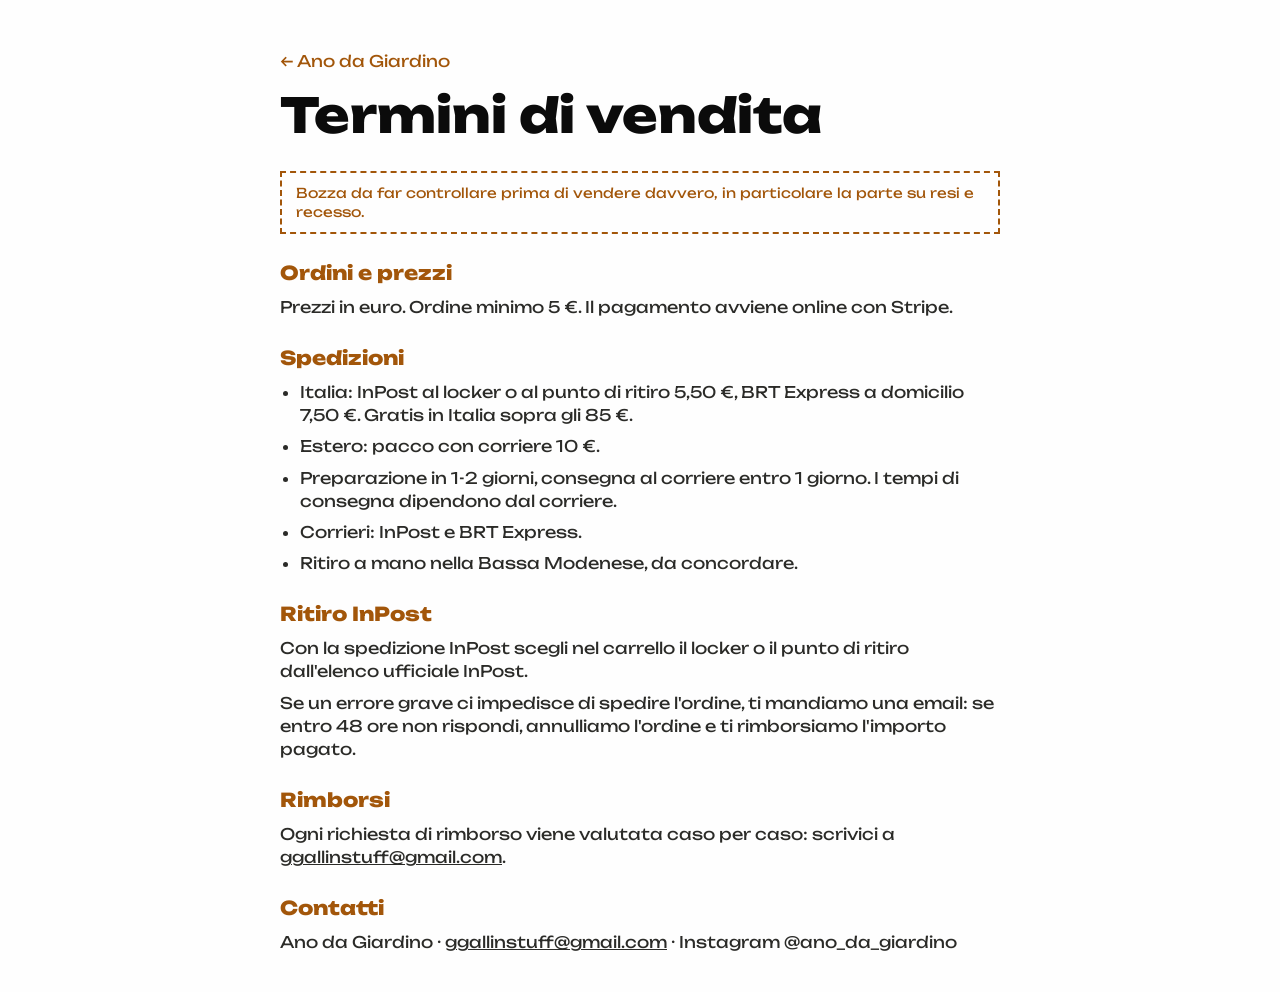
<file: termini.html>
<!DOCTYPE html>
<html lang="it">
<head>
  <meta charset="UTF-8">
  <meta name="viewport" content="width=device-width, initial-scale=1">
  <title>Termini · Ano da Giardino</title>
  <link rel="icon" href="img/logo.png" type="image/png">
  <link rel="icon" href="favicon.svg" type="image/svg+xml" sizes="any">
  <link href="https://fonts.googleapis.com/css2?family=Unbounded:wght@400;600;800&display=swap" rel="stylesheet">
  <link rel="stylesheet" href="style.css">
</head>
<body>
  <div class="page">
    <p><a href="index.html" style="color:var(--acid-ink)">← Ano da Giardino</a></p>
    <h1>Termini di vendita</h1>
    <div class="draft">Bozza da far controllare prima di vendere davvero, in particolare la parte su resi e recesso.</div>

    <h2>Ordini e prezzi</h2>
    <p>Prezzi in euro. Ordine minimo 5 €. Il pagamento avviene online con Stripe.</p>

    <h2>Spedizioni</h2>
    <ul>
      <li>Italia: InPost al locker o al punto di ritiro 5,50 &euro;, BRT Express a domicilio 7,50 &euro;. Gratis in Italia sopra gli 85 &euro;.</li>
      <li>Estero: pacco con corriere 10 &euro;.</li>
      <li>Preparazione in 1-2 giorni, consegna al corriere entro 1 giorno. I tempi di consegna dipendono dal corriere.</li>
      <li>Corrieri: InPost e BRT Express.</li>
      <li>Ritiro a mano nella Bassa Modenese, da concordare.</li>
    </ul>

    <h2>Ritiro InPost</h2>
    <p>Con la spedizione InPost scegli nel carrello il locker o il punto di ritiro dall'elenco ufficiale InPost.</p>
    <p>Se un errore grave ci impedisce di spedire l'ordine, ti mandiamo una email: se entro 48 ore non rispondi, annulliamo l'ordine e ti rimborsiamo l'importo pagato.</p>

    <h2>Rimborsi</h2>
    <p>Ogni richiesta di rimborso viene valutata caso per caso: scrivici a <a href="mailto:ggallinstuff@gmail.com" style="text-decoration:underline">ggallinstuff@gmail.com</a>.</p>
    <!-- DA VERIFICARE: diritto di recesso per i consumatori UE (14 giorni) e posizione fiscale del venditore. -->

    <h2>Contatti</h2>
    <p>Ano da Giardino · <a href="mailto:ggallinstuff@gmail.com" style="text-decoration:underline">ggallinstuff@gmail.com</a> · Instagram @ano_da_giardino</p>
  </div>
</body>
</html>
</file>
<file: style.css>
/* Ano da Giardino - base dal sito Sticker Spam Society; il tema e' nel blocco in fondo al file */

:root {
  --bg: #fefefe;        /* sfondo pagina = sfondo delle foto: le immagini si fondono */
  --bg2: #f3f3f0;       /* pannelli e caselle leggermente piu' scuri */
  --ink: #0b0b0b;       /* testo */
  --mute: #66665f;      /* testo secondario */
  --acid: #fb941b;      /* verde acido: sfondi, bottoni, evidenziazioni */
  --acid-ink: #a2560a;  /* verde scuro: solo per testi su fondo chiaro (leggibile) */
  --dark: #0b0b0b;      /* nero della fascia iniziale (hero) */
  --line: #d6d6d0;      /* bordi e linee sottili */
  --cut: 10px;
  --font: "SSC Display", "Futura", "Futura PT", "Jost", "Century Gothic", "Avenir Next", "Trebuchet MS", sans-serif;
}
* { box-sizing: border-box; margin: 0; padding: 0; }
html { scroll-behavior: smooth; scroll-padding-top: 118px; }
body { background: var(--bg); color: var(--ink); font-family: var(--font); font-weight: 700; font-style: italic; line-height: 1.45; -webkit-font-smoothing: antialiased; overflow-x: hidden; }
a { color: inherit; text-decoration: none; }
button, select, input { font: inherit; font-style: italic; font-weight: 700; color: inherit; }
img { max-width: 100%; display: block; }
:focus-visible { outline: 3px solid var(--ink); outline-offset: 2px; }
/* Ritocchi scritta logo: piu grande, piu grassa, meno spaziata, ciclo 5s */
.logo::after { font-size: .9rem; font-weight: 900; -webkit-text-stroke: .5px #2b2b28; letter-spacing: .06em; animation-duration: 5s; }

/* barra annuncio */
.announce { background: var(--acid); color: #000; text-align: center; font-size: .8rem; letter-spacing: .08em; text-transform: uppercase; padding: 7px 12px; }

/* header */
.site-header { position: sticky; top: 0; z-index: 50; background: rgba(254,254,254,.94); backdrop-filter: blur(8px); border-bottom: 3px solid var(--ink); display: flex; align-items: center; justify-content: space-between; gap: 14px; padding: 10px 20px; flex-wrap: wrap; }
.logo { font-size: 1.25rem; letter-spacing: .04em; text-transform: uppercase; line-height: 1; display: flex; align-items: center; gap: 8px; }
.logo b { background: var(--acid); color: #000; padding: 2px 6px; }
.logo img { height: 34px; width: auto; }
.nav { display: flex; gap: 18px; flex-wrap: wrap; font-size: .85rem; text-transform: uppercase; letter-spacing: .06em; }
.nav a { padding: 4px 0; border-bottom: 2px solid transparent; transition: border-color .15s, color .15s; }
.nav a:hover { color: var(--acid-ink); border-color: var(--acid-ink); }
.tools { display: flex; align-items: center; gap: 10px; }
.lang { display: flex; border: 2px solid var(--ink); }
.lang button { background: none; border: 0; padding: 4px 9px; cursor: pointer; font-size: .8rem; }
.lang button[aria-pressed="true"] { background: var(--acid); color: #000; }
.cart-btn { background: var(--ink); color: var(--acid); border: 0; cursor: pointer; padding: 8px 14px; font-size: .85rem; text-transform: uppercase; clip-path: polygon(var(--cut) 0, 100% 0, 100% calc(100% - var(--cut)), calc(100% - var(--cut)) 100%, 0 100%, 0 var(--cut)); }

/* hero: resta scuro, con testo chiaro */
.hero { position: relative; color: #f4f4f0; padding: clamp(56px, 11vw, 140px) 20px clamp(48px, 8vw, 100px); border-bottom: 3px solid var(--ink); overflow: hidden; background: radial-gradient(1200px 500px at 85% -10%, rgba(251,148,27,.16), transparent 60%), linear-gradient(rgba(11,11,11,.55), rgba(11,11,11,.9)), url("img/sfondi/hero.jpg") center/cover no-repeat, var(--dark); }
@media (max-width: 700px) { .hero { background: radial-gradient(700px 400px at 90% -10%, rgba(251,148,27,.18), transparent 60%), linear-gradient(rgba(11,11,11,.55), rgba(11,11,11,.9)), url("img/sfondi/hero-mobile.jpg") center/cover no-repeat, var(--dark); } }
.hero::after { content: ""; position: absolute; inset: 0; pointer-events: none; background: repeating-linear-gradient(0deg, rgba(255,255,255,.025) 0 1px, transparent 1px 4px); }
.hero-in { position: relative; z-index: 1; max-width: 1100px; margin: 0 auto; }
.hero h1 { font-size: clamp(2.2rem, 8.5vw, 6rem); line-height: .95; text-transform: uppercase; letter-spacing: -.01em; max-width: 14ch; }
.hero h1 em { color: var(--acid); font-style: inherit; }
.echo { position: relative; display: inline-block; }
.echo::before, .echo::after { content: attr(data-text); position: absolute; left: 0; top: 0; width: 100%; pointer-events: none; opacity: 0; }
.echo::before { color: var(--acid); animation: echo1 5.5s infinite; }
.echo::after { color: #fff; animation: echo2 5.5s infinite; }
@keyframes echo1 { 0%, 70%, 100% { opacity: 0; transform: none; } 74% { opacity: .55; transform: translate(-6px, 0); } 80% { opacity: .25; transform: translate(-14px, 0); } 86% { opacity: 0; transform: translate(-22px, 0); } }
@keyframes echo2 { 0%, 72%, 100% { opacity: 0; transform: none; } 76% { opacity: .35; transform: translate(6px, 0); } 82% { opacity: .15; transform: translate(14px, 0); } 88% { opacity: 0; transform: translate(22px, 0); } }
.hero p.sub { margin-top: 18px; font-size: clamp(1.1rem, 3vw, 1.7rem); color: var(--acid); text-transform: uppercase; }
.hero p.slogan { margin-top: 8px; color: #b4b4ae; font-size: .95rem; }
.cta-row { margin-top: 28px; display: flex; gap: 12px; flex-wrap: wrap; }
.btn { display: inline-block; border: 0; cursor: pointer; background: var(--acid); color: #000; padding: 13px 22px; text-transform: uppercase; font-size: .9rem; letter-spacing: .04em; clip-path: polygon(var(--cut) 0, 100% 0, 100% calc(100% - var(--cut)), calc(100% - var(--cut)) 100%, 0 100%, 0 var(--cut)); transition: transform .12s, background .12s; }
.btn:hover { transform: translate(-2px, -2px); background: #e5810c; }
.btn.ghost { background: transparent; color: var(--ink); box-shadow: inset 0 0 0 2px var(--ink); }
.btn.ghost:hover { background: var(--ink); color: var(--bg); }
.hero .btn.ghost { color: #f4f4f0; box-shadow: inset 0 0 0 2px #f4f4f0; }
.hero .btn.ghost:hover { background: #f4f4f0; color: #000; }
.btn[disabled] { opacity: .4; cursor: not-allowed; transform: none; }

/* marquee */
.marquee { overflow: hidden; white-space: nowrap; background: var(--ink); color: var(--acid); padding: 9px 0; text-transform: uppercase; letter-spacing: .14em; font-size: .85rem; }
.marquee span { display: inline-block; animation: scroll 38s linear infinite; }
@keyframes scroll { to { transform: translateX(-50%); } }

/* barra categorie */
.catbar { position: sticky; top: 61px; z-index: 40; background: var(--bg); border-bottom: 1px solid var(--line); display: flex; gap: 8px; overflow-x: auto; padding: 10px 20px; scrollbar-width: none; }
.catbar::-webkit-scrollbar { display: none; }
.chip { flex: none; cursor: pointer; background: transparent; border: 2px solid var(--line); padding: 5px 13px; font-size: .78rem; text-transform: uppercase; letter-spacing: .05em; transition: .12s; }
.chip:hover, .chip[aria-pressed="true"] { background: var(--acid); border-color: var(--ink); color: #000; }

/* sezioni */
.wrap { max-width: 1180px; margin: 0 auto; padding: 0 20px; }
.cat { padding: 54px 0 10px; }
.cat-head { position: relative; padding: 34px 20px; margin-bottom: 22px; border-left: 6px solid var(--acid); background: linear-gradient(90deg, rgba(254,254,254,.97), rgba(254,254,254,.72)), var(--bg-img, none) center/cover, var(--bg2); }
.cat-head h2 { font-size: clamp(1.7rem, 5vw, 3rem); text-transform: uppercase; line-height: 1; }
.cat-head p { color: var(--mute); margin-top: 6px; }
.tools-row { display: flex; gap: 10px; flex-wrap: wrap; margin-bottom: 18px; align-items: center; }
.search { background: var(--bg2); border: 2px solid var(--line); padding: 8px 12px; min-width: 220px; flex: 1 1 220px; max-width: 360px; }
.search:focus { border-color: var(--ink); outline: 0; }
.count { color: var(--mute); font-size: .8rem; margin-left: auto; }

/* griglia prodotti: le foto hanno lo stesso sfondo della pagina, quindi si fondono */
.grid { display: grid; grid-template-columns: repeat(auto-fill, minmax(215px, 1fr)); gap: 18px; }
.card { background: var(--bg); border: 2px solid var(--line); display: flex; flex-direction: column; transition: transform .15s, box-shadow .15s, border-color .15s; }
.card:hover { transform: translate(-3px, -3px); box-shadow: 6px 6px 0 var(--acid); border-color: var(--ink); }
.card .ph { position: relative; aspect-ratio: 4/5; background: var(--bg); display: flex; align-items: center; justify-content: center; overflow: hidden; }
.card .ph img { width: 100%; height: 100%; object-fit: contain; mix-blend-mode: multiply; transition: transform .25s; }
.card:hover .ph img { transform: scale(1.05); }
.ph .fallback { position: absolute; inset: 0; display: none; align-items: center; justify-content: center; text-align: center; padding: 16px; font-size: 1rem; text-transform: uppercase; color: var(--mute); background: repeating-linear-gradient(45deg, #f1f1ee 0 12px, #eaeae6 12px 24px); }
.ph.nofoto .fallback { display: flex; }
.ph.nofoto img { display: none; }
.badge { position: absolute; top: 8px; left: 8px; z-index: 2; background: var(--acid); color: #000; font-size: .68rem; padding: 3px 7px; text-transform: uppercase; box-shadow: inset 0 0 0 2px #000; }
.badge.uv { background: #8a2be2; color: #fff; box-shadow: none; }
.card .body { padding: 12px; display: flex; flex-direction: column; gap: 8px; flex: 1; }
.card h3 { font-size: 1rem; line-height: 1.15; text-transform: uppercase; }
.card .d { color: var(--mute); font-size: .8rem; font-weight: 400; }
.card select { width: 100%; background: var(--bg); border: 2px solid var(--line); padding: 7px 8px; font-size: .85rem; }
.card select:focus { border-color: var(--ink); outline: 0; }
.buy { margin-top: auto; display: flex; align-items: center; justify-content: space-between; gap: 8px; }
.price { font-size: 1.15rem; color: var(--ink); }
.add { background: var(--acid); color: #000; border: 0; cursor: pointer; padding: 8px 13px; font-size: .8rem; text-transform: uppercase; box-shadow: inset 0 0 0 2px #000; transition: transform .12s; }
.add:hover { transform: scale(1.06); }
.add.pop { animation: pop .35s; }
@keyframes pop { 40% { transform: scale(1.18); } }
.empty { color: var(--mute); padding: 24px 0; }

/* box in evidenza */
.feat { display: grid; grid-template-columns: minmax(0, 1fr) minmax(0, 1.2fr); gap: 28px; align-items: center; border: 3px solid var(--ink); padding: 18px; background: var(--bg); box-shadow: 8px 8px 0 var(--acid); }
.feat .ph { aspect-ratio: 4/5; background: var(--bg); position: relative; overflow: hidden; }
.feat .ph img { width: 100%; height: 100%; object-fit: contain; mix-blend-mode: multiply; }
.feat h3 { font-size: clamp(1.6rem, 4vw, 2.6rem); text-transform: uppercase; line-height: 1; }
.feat .price { font-size: 2rem; margin: 10px 0; display: block; }
@media (max-width: 720px) { .feat { grid-template-columns: 1fr; } }

/* sezioni info */
.info { padding: 64px 0 10px; }
.info h2 { font-size: clamp(1.6rem, 4.5vw, 2.6rem); text-transform: uppercase; margin-bottom: 18px; }
.info h2::after { content: ""; display: block; width: 64px; height: 6px; background: var(--acid); margin-top: 10px; }
.info p, .info li { font-weight: 400; color: #2b2b28; max-width: 70ch; margin-bottom: 8px; }
.info ul { list-style: none; }
.info li::before { content: "▸ "; color: var(--acid-ink); }
.two { display: grid; grid-template-columns: 1fr 1fr; gap: 28px; align-items: start; }
@media (max-width: 760px) { .two { grid-template-columns: 1fr; } }
.about-img { display: block; width: 100%; max-width: 480px; height: auto; }
.box { border: 2px solid var(--line); background: var(--bg2); padding: 20px; }
.box h3 { text-transform: uppercase; margin-bottom: 8px; color: var(--acid-ink); }

footer { margin-top: 70px; border-top: 3px solid var(--ink); padding: 30px 20px 90px; text-align: center; font-size: .85rem; color: var(--mute); }
footer a { margin: 0 10px; text-decoration: underline; }

/* carrello laterale */
.cart-tab { position: fixed; right: 0; top: 50%; transform: translateY(-50%); z-index: 60; background: var(--acid); color: #000; border: 0; cursor: pointer; padding: 14px 8px; writing-mode: vertical-rl; text-orientation: mixed; font-size: .85rem; text-transform: uppercase; letter-spacing: .06em; box-shadow: -4px 4px 0 #000; transition: padding .15s; }
.cart-tab:hover { padding-right: 14px; }
.cart-tab .n { background: #000; color: var(--acid); padding: 2px 6px; margin-bottom: 8px; display: inline-block; writing-mode: horizontal-tb; }
.cart-tab.bump { animation: bump .4s; }
@keyframes bump { 40% { padding-right: 22px; } }
.drawer { position: fixed; top: 0; right: 0; height: 100%; width: min(430px, 100%); z-index: 90; background: var(--bg); border-left: 3px solid var(--ink); transform: translateX(105%); transition: transform .28s cubic-bezier(.2, .8, .2, 1); display: flex; flex-direction: column; }
.drawer.open { transform: none; }
.veil { position: fixed; inset: 0; background: rgba(0,0,0,.5); z-index: 80; opacity: 0; pointer-events: none; transition: opacity .25s; }
.veil.open { opacity: 1; pointer-events: auto; }
.dr-head { display: flex; justify-content: space-between; align-items: center; padding: 14px 18px; border-bottom: 1px solid var(--line); text-transform: uppercase; font-size: 1.1rem; }
.x { background: none; border: 2px solid var(--ink); width: 34px; height: 34px; cursor: pointer; font-size: 1rem; }
.dr-body { flex: 1; overflow-y: auto; padding: 14px 18px; }
.line { display: grid; grid-template-columns: 56px 1fr auto; gap: 10px; align-items: center; padding: 10px 0; border-bottom: 1px solid var(--line); }
.line .th { width: 56px; height: 56px; background: var(--bg); border: 1px solid var(--line); display: flex; align-items: center; justify-content: center; overflow: hidden; font-size: .6rem; color: var(--mute); text-align: center; }
.line .th img { width: 100%; height: 100%; object-fit: contain; mix-blend-mode: multiply; }
.line .nm { font-size: .85rem; text-transform: uppercase; line-height: 1.15; }
.line .vr { color: var(--mute); font-size: .75rem; font-weight: 400; }
.line .pr { text-align: right; }
.qty { display: inline-flex; align-items: center; margin-top: 4px; border: 2px solid var(--line); }
.qty button { background: none; border: 0; width: 26px; height: 26px; cursor: pointer; }
.qty button:hover { background: var(--acid); color: #000; }
.qty span { min-width: 24px; text-align: center; font-size: .85rem; }
.rm { background: none; border: 0; color: var(--mute); cursor: pointer; font-size: .7rem; text-decoration: underline; display: block; margin-top: 4px; margin-left: auto; }
.dr-foot { border-top: 3px solid var(--ink); padding: 14px 18px 18px; background: var(--bg2); }
.ship { display: grid; gap: 6px; margin-bottom: 10px; }
.ship label { display: flex; gap: 8px; align-items: flex-start; font-size: .8rem; cursor: pointer; border: 2px solid var(--line); background: var(--bg); padding: 7px 9px; }
.ship label:has(input:checked) { border-color: var(--ink); background: #fff1e0; }
.ship label.off { opacity: .4; cursor: not-allowed; }
.ship input { accent-color: var(--ink); margin-top: 3px; }
.ship small { display: block; font-weight: 400; color: var(--mute); font-size: .72rem; }
.bar { height: 7px; background: #dcdcd6; margin: 6px 0 4px; }
.bar i { display: block; height: 100%; background: var(--acid); box-shadow: inset 0 0 0 1px #000; width: 0; transition: width .3s; }
.hint { font-size: .75rem; color: var(--mute); font-weight: 400; margin-bottom: 8px; }
.sum { display: flex; justify-content: space-between; font-size: .9rem; margin: 3px 0; }
.sum.tot { font-size: 1.2rem; color: var(--ink); margin-top: 8px; }
.terms { display: flex; gap: 8px; align-items: flex-start; font-size: .75rem; font-weight: 400; margin: 10px 0; }
.terms input { accent-color: var(--ink); margin-top: 2px; }
.terms a { text-decoration: underline; }
.dr-foot .btn { width: 100%; text-align: center; }
.err { color: #c62828; font-size: .8rem; margin-top: 8px; font-weight: 400; }

/* toast */
.toast { position: fixed; left: 50%; bottom: 22px; transform: translate(-50%, 30px); background: var(--acid); color: #000; border: 2px solid #000; padding: 10px 18px; z-index: 120; opacity: 0; transition: .25s; pointer-events: none; text-transform: uppercase; font-size: .8rem; }
.toast.show { opacity: 1; transform: translate(-50%, 0); }

/* scia cursore */
#trail { position: fixed; inset: 0; pointer-events: none; z-index: 30; }

/* scomparsa / comparsa allo scroll */
.rv { opacity: 0; transform: translateY(18px); transition: opacity .55s, transform .55s; }
.rv.in { opacity: 1; transform: none; }
.rv-out.in-out { opacity: .15; transform: translateY(-10px); }

/* pagine testo */
.page { max-width: 760px; margin: 0 auto; padding: 50px 20px 30px; }
.page h1 { font-size: clamp(1.8rem, 6vw, 3rem); text-transform: uppercase; margin-bottom: 20px; }
.page h2 { font-size: 1.2rem; text-transform: uppercase; color: var(--acid-ink); margin: 26px 0 8px; }
.page p, .page li { font-weight: 400; color: #2b2b28; margin-bottom: 8px; }
.page ul { padding-left: 20px; }
.page .draft { border: 2px dashed var(--acid-ink); padding: 10px 14px; font-weight: 400; color: var(--acid-ink); margin-bottom: 20px; font-size: .85rem; }

@media (prefers-reduced-motion: reduce) {
  *, *::before, *::after { animation: none !important; transition: none !important; scroll-behavior: auto !important; }
  .rv { opacity: 1; transform: none; }
  #trail { display: none; }
}
@media (max-width: 640px) {
  .site-header { padding: 8px 12px; }
  .nav { display: none; }
  .catbar { top: 52px; padding: 8px 12px; }
  html { scroll-padding-top: 100px; }
  .cart-btn { display: none; }
}
/* Scritta accanto al logo */
.logo::after { content: "dal 2016 con voi"; font-size: .62rem; font-weight: 700; letter-spacing: .14em; text-transform: uppercase; line-height: 1.2; white-space: nowrap; color: #6b6b66; border-left: 3px solid var(--acid); padding-left: 10px; margin-left: 14px; }
@media (max-width: 900px) { .logo::after { display: none; } }
/* Scritta accanto al logo: piu grande, piu scura, si scioglie e si ricompone */
.logo::after { font-size: .8rem; color: #2b2b28; transform-origin: left center; animation: ssc-tag 10s ease-in-out infinite; }
@keyframes ssc-tag {
  0%, 58% { opacity: 1; filter: blur(0); transform: none; }
  70% { opacity: 0; filter: blur(7px); transform: translateY(7px) scale(1.06, 1.6); }
  82% { opacity: 0; filter: blur(7px); transform: translateY(-5px) scale(1.06, .6); }
  94%, 100% { opacity: 1; filter: blur(0); transform: none; }
}
@media (prefers-reduced-motion: reduce) { .logo::after { animation: none; } }
/* Menu: piu grande, piu grassetto, leggero tremolio al passaggio del mouse */
.nav { font-size: 1.05rem; gap: 22px; }
.nav a { font-weight: 900; -webkit-text-stroke: .35px currentColor; display: inline-block; }
.nav a:hover, .nav a:focus-visible { animation: ssc-shake .4s linear infinite; }
@keyframes ssc-shake {
  0%, 100% { transform: translate(0, 0) rotate(0); }
  20% { transform: translate(-1px, 0) rotate(-1.2deg); }
  40% { transform: translate(1px, -1px) rotate(1deg); }
  60% { transform: translate(-1px, 1px) rotate(-.8deg); }
  80% { transform: translate(1px, 0) rotate(.8deg); }
}
@media (prefers-reduced-motion: reduce) { .nav a:hover, .nav a:focus-visible { animation: none; } }

/* Carrello: la parte bassa scorre e gli articoli restano sempre visibili */
.drawer { height: 100vh; height: 100dvh; max-height: 100dvh; }
.dr-head { flex: none; }
.dr-body { flex: 1 1 auto; min-height: 110px; overflow-y: auto; }
.dr-foot { flex: 0 1 auto; max-height: 58vh; max-height: 58dvh; overflow-y: auto; }

/* Tubini: video al posto delle foto */
.catvideo { position: relative; max-width: 560px; margin: 0 auto 22px; border: 3px solid var(--ink); box-shadow: 8px 8px 0 var(--acid); background: #000; }
.catvideo video { display: block; width: 100%; height: auto; max-height: 70vh; object-fit: cover; }
.catvideo .btn { position: absolute; right: 10px; bottom: 10px; padding: 7px 12px; font-size: .75rem; }
/* foto tubini visibili */

/* retrobottega: esaurito e vacanza */
.announce.vac { background: var(--ink); color: var(--acid); }
.card.soldout .ph img, .feat.soldout .ph img { filter: grayscale(1); opacity: .4; }
.card.soldout h3, .card.soldout .price { color: var(--mute); }
.card.soldout .ph::after { content: attr(data-sold); position: absolute; left: 0; right: 0; bottom: 12px; text-align: center; font-size: .85rem; letter-spacing: .12em; text-transform: uppercase; background: var(--ink); color: var(--bg); padding: 5px 0; }
.add[disabled] { background: #d6d6d0; box-shadow: none; cursor: not-allowed; }
.line.soldout-line { opacity: .5; }
.line.soldout-line .nm { text-decoration: line-through; }

/* Punto di ritiro InPost (facoltativo): ricerca per CAP o citta' + elenco + tastini info */
.pick { border: 2px solid var(--ink); background: var(--bg); padding: 10px; margin: 0 0 12px; }
.pk-h { display: flex; align-items: center; gap: 8px; font-size: .85rem; text-transform: uppercase; letter-spacing: .04em; margin-bottom: 4px; }
.pk-hint { font-size: .75rem; font-weight: 400; color: var(--mute); margin-bottom: 8px; }
.pk-form { display: flex; gap: 6px; }
.pk-in { flex: 1 1 auto; min-width: 0; min-height: 44px; background: var(--bg2); border: 2px solid var(--line); padding: 8px 10px; font-size: 1rem; }
.pk-in:focus { border-color: var(--ink); outline: 0; }
.pk-go { flex: none; min-height: 44px; padding: 0 16px; background: var(--acid); color: #000; border: 0; cursor: pointer; text-transform: uppercase; font-size: .85rem; box-shadow: inset 0 0 0 2px #000; }
.pk-go:hover, .pk-pick:hover { background: #e5810c; }
.pk-msg { font-size: .78rem; font-weight: 400; margin: 8px 0 4px; color: var(--mute); }
.pk-msg.bad { color: #c62828; }
.pk-list { list-style: none; margin-top: 6px; max-height: 280px; overflow-y: auto; border: 2px solid var(--line); background: var(--bg); }
.pk-list li { display: flex; gap: 10px; align-items: center; justify-content: space-between; padding: 9px 10px; border-bottom: 1px solid var(--line); }
.pk-list li:last-child { border-bottom: 0; }
.pk-info { min-width: 0; }
.pk-street { font-size: 1.02rem; line-height: 1.15; text-transform: uppercase; overflow-wrap: anywhere; }
.pk-meta { font-size: .76rem; font-weight: 400; color: #2b2b28; margin-top: 2px; overflow-wrap: anywhere; }
.pk-tag { display: inline-block; background: var(--ink); color: var(--acid); font-size: .62rem; font-weight: 700; padding: 1px 6px; margin-right: 6px; text-transform: uppercase; }
.pk-lbl { font-size: .65rem; text-transform: uppercase; letter-spacing: .08em; color: var(--acid-ink); }
.pk-pick { flex: none; min-height: 40px; padding: 0 12px; background: var(--acid); color: #000; border: 0; cursor: pointer; text-transform: uppercase; font-size: .78rem; box-shadow: inset 0 0 0 2px #000; }
.pk-sel { display: flex; gap: 10px; align-items: center; justify-content: space-between; background: #fff1e0; border: 2px solid var(--ink); padding: 9px 10px; }
.pk-btns { flex: none; display: flex; flex-direction: column; align-items: flex-end; gap: 4px; }
.pk-i { flex: none; display: inline-flex; align-items: center; justify-content: center; width: 22px; height: 22px; padding: 0; border-radius: 50%; border: 2px solid var(--ink); background: var(--bg); color: var(--ink); font-size: .72rem; line-height: 1; text-transform: none; cursor: pointer; }
.pk-i[aria-expanded="true"] { background: var(--acid); }
.pk-more { display: flex; align-items: center; gap: 6px; background: none; border: 0; padding: 0; margin-top: 10px; cursor: pointer; font-size: .72rem; font-weight: 400; color: var(--mute); text-align: left; }
.pk-more .pk-i { width: 18px; height: 18px; font-size: .62rem; }
.pk-more[aria-expanded="true"] .pk-i { background: var(--acid); }
.pk-note { font-size: .75rem; font-weight: 400; color: #2b2b28; background: #fff1e0; border-left: 3px solid var(--acid-ink); padding: 6px 8px; margin: 6px 0; }

/* InPost: errore "punto non scelto" - la faccia Print error #02 sbatte sullo schermo */
.pk-smack { position: fixed; left: 50%; top: 45%; z-index: 200; width: min(42vw, 150px); height: auto; image-rendering: pixelated; border: 3px solid #000; pointer-events: none; opacity: 0; transform: translate(-50%, -50%) scale(0); animation: pk-smack 1.15s cubic-bezier(.2, .7, .2, 1) forwards; }
@keyframes pk-smack { 0% { transform: translate(-50%, -50%) scale(.2) rotate(-8deg); opacity: 0; } 25% { transform: translate(-50%, -50%) scale(2.3) rotate(2deg); opacity: 1; } 31% { transform: translate(-50%, -50%) scale(2.05) rotate(-3deg); } 36% { transform: translate(-48%, -52%) scale(2.12) rotate(3deg); } 41% { transform: translate(-52%, -49%) scale(2.08) rotate(-2deg); } 46% { transform: translate(-50%, -50%) scale(2.1) rotate(0); } 70% { transform: translate(-50%, -50%) scale(2.1); opacity: 1; } 100% { transform: translate(-50%, -50%) scale(0); opacity: 0; } }
.pk-flash { position: fixed; inset: 0; z-index: 199; background: #fff; pointer-events: none; opacity: 0; animation: pk-fl .6s ease-out forwards; }
@keyframes pk-fl { 0%, 22% { opacity: 0; } 26% { opacity: .55; } 100% { opacity: 0; } }

/* InPost: una sola barra di scorrimento nel carrello (niente lista che scorre dentro un'altra) */
.pk-list { max-height: none; overflow: visible; }
@media (max-width: 640px) { .dr-foot { max-height: 74vh; max-height: 74dvh; } .dr-body { min-height: 90px; } }

/* InPost: suggerimenti delle citta' mentre si scrive */
.pk-sug { list-style: none; margin: 4px 0 0; padding: 0; border: 2px solid var(--line); background: var(--bg); }
.pk-sug:empty { display: none; }
.pk-sug li + li { border-top: 1px solid var(--line); }
.pk-sug-b { display: block; width: 100%; min-height: 44px; text-align: left; background: none; border: 0; padding: 10px 12px; cursor: pointer; font-size: .95rem; text-transform: uppercase; }
.pk-sug-b span { font-weight: 400; color: var(--mute); }
.pk-sug-b:hover, .pk-sug-b:focus-visible { background: var(--bg2); box-shadow: inset 4px 0 0 var(--acid); }

/* InPost: casella per filtrare la lista per via */
.pk-f { display: block; width: 100%; margin-top: 8px; }


/* ================= TEMA ANO DA GIARDINO =================
   Sfondo chiaro, accento arancio #fb941b, carattere Unbounded (gratuito, simile a Monument Extended),
   scritte normali (non tutto maiuscolo), angoli arrotondati, nessuna animazione. */
:root {
  --acid: #fb941b;        /* arancio: bottoni, evidenziazioni */
  --acid-ink: #a2560a;    /* arancio scuro: solo per scritte su fondo chiaro (leggibile) */
  --dark: #fb941b;
  --font: "Unbounded", "Monument Extended", "Arial Black", system-ui, sans-serif;
  --r: 14px;
}
body { font-weight: 400; font-style: normal; }
button, select, input { font-style: normal; font-weight: 600; }
body * { text-transform: none !important; font-style: normal; }
h1, h2, h3, .logo, .btn, .add, .cart-btn, .price { font-weight: 800; }
.logo b { background: var(--acid); border-radius: 8px; }
.logo::after { content: "dal 2028"; border-left-color: var(--acid); }
.logo img { height: 44px; }
.site-header { background: rgba(254,254,254,.96); }
/* niente forme tagliate: angoli arrotondati ovunque */
.btn, .cart-btn, .add, .pk-go, .toast, .badge, .chip, .lang, .lang button, .cart-tab { clip-path: none !important; }
.btn, .add, .pk-go, .cart-btn, .chip { border-radius: 999px; }
.lang { border-radius: 999px; overflow: hidden; }
.card, .card .ph, .box, .feat .ph, .drawer .line .th, .about-img, .catvideo, input, select, textarea { border-radius: var(--r); }
.card { overflow: hidden; }
.cart-tab { border-radius: var(--r) 0 0 var(--r); }
.toast { border-radius: 999px; }
.badge { border-radius: 999px; box-shadow: none; background: var(--ink); color: #fff; padding: 4px 9px; }
.badge.again { background: var(--acid); color: #000; }
/* fascia iniziale: solo colore, arancio pieno, testo nero */
.hero { background: var(--acid) !important; color: var(--ink); }
.hero::after { display: none; }
.hero h1 { letter-spacing: -.02em; max-width: 16ch; }
.hero h1 em { color: var(--ink); background: #fefefe; padding: 0 .18em; border-radius: 12px; }
.hero p.sub { color: var(--ink); }
.hero p.slogan { color: #3b2408; font-size: 1rem; }
.hero .btn { background: var(--ink); color: #fefefe; }
.hero .btn:hover { background: #2a2a2a; }
.hero .btn.ghost { background: transparent; color: var(--ink); box-shadow: inset 0 0 0 2px var(--ink); }
.hero .btn.ghost:hover { background: var(--ink); color: #fefefe; }
/* foto ambientate (sfondo verde voluto): riempiono il riquadro quadrato */
.card .ph, .feat .ph { aspect-ratio: 1 / 1; background: var(--bg2); }
.card .ph img, .feat .ph img, .line .th img { object-fit: cover; mix-blend-mode: normal; }
.line .th { overflow: hidden; border-radius: 10px; }
/* nessuna animazione */
.rv, .rv.in, .rv-out.in-out { opacity: 1 !important; transform: none !important; transition: none !important; }
.card:hover .ph img { transform: none; }
.btn:hover { transform: none; }
#trail, .marquee, .hero-art, .hero-pipes { display: none !important; }
*, *::before, *::after { animation: none !important; }
.logo::after { text-transform: none; letter-spacing: .04em; }
/* piu' etichette sulla foto e pallini per le foto in piu' */
.badges { position: absolute; top: 10px; left: 10px; z-index: 2; display: flex; flex-wrap: wrap; gap: 6px; }
.badges .badge { position: static; }
.badge.alt { background: #fefefe; color: var(--ink); box-shadow: inset 0 0 0 2px var(--ink); }
.dots { position: absolute; left: 0; right: 0; bottom: 10px; z-index: 2; display: flex; justify-content: center; gap: 10px; }
.dots button { width: 14px; height: 14px; padding: 0; border-radius: 50%; border: 2px solid #fefefe; background: rgba(0,0,0,.35); cursor: pointer; }
.dots button[aria-pressed="true"] { background: #fefefe; }
.dots button:focus-visible { outline: 3px solid var(--acid); outline-offset: 2px; }
.hero h1 em { background: url("img/sfondo-ano.png") center / auto 100% no-repeat; border-radius: 0; display: inline-block; line-height: 1; padding: .72em .27em; margin: -.4em 0; color: #fefefe; -webkit-text-stroke: .06em #0b0b0b; paint-order: stroke fill; text-shadow: 0 .05em 0 #0b0b0b; }
</file>
